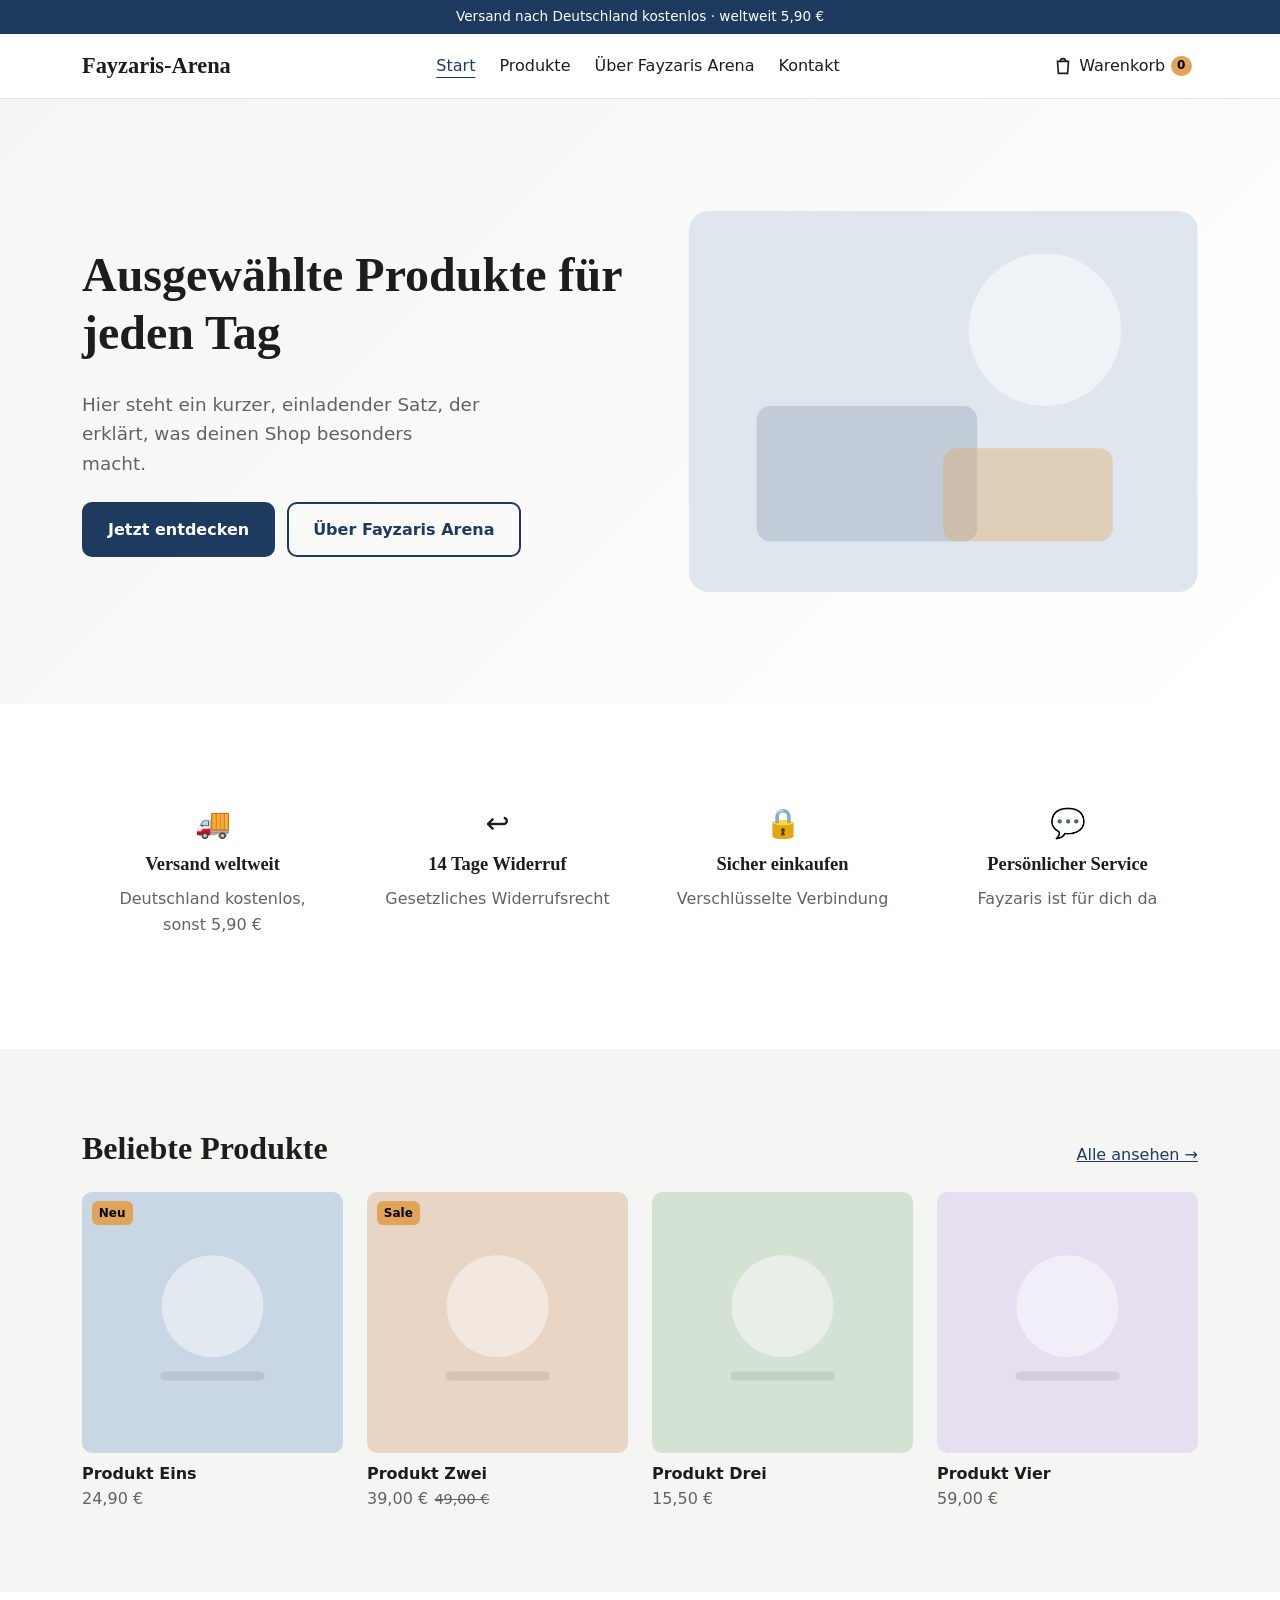
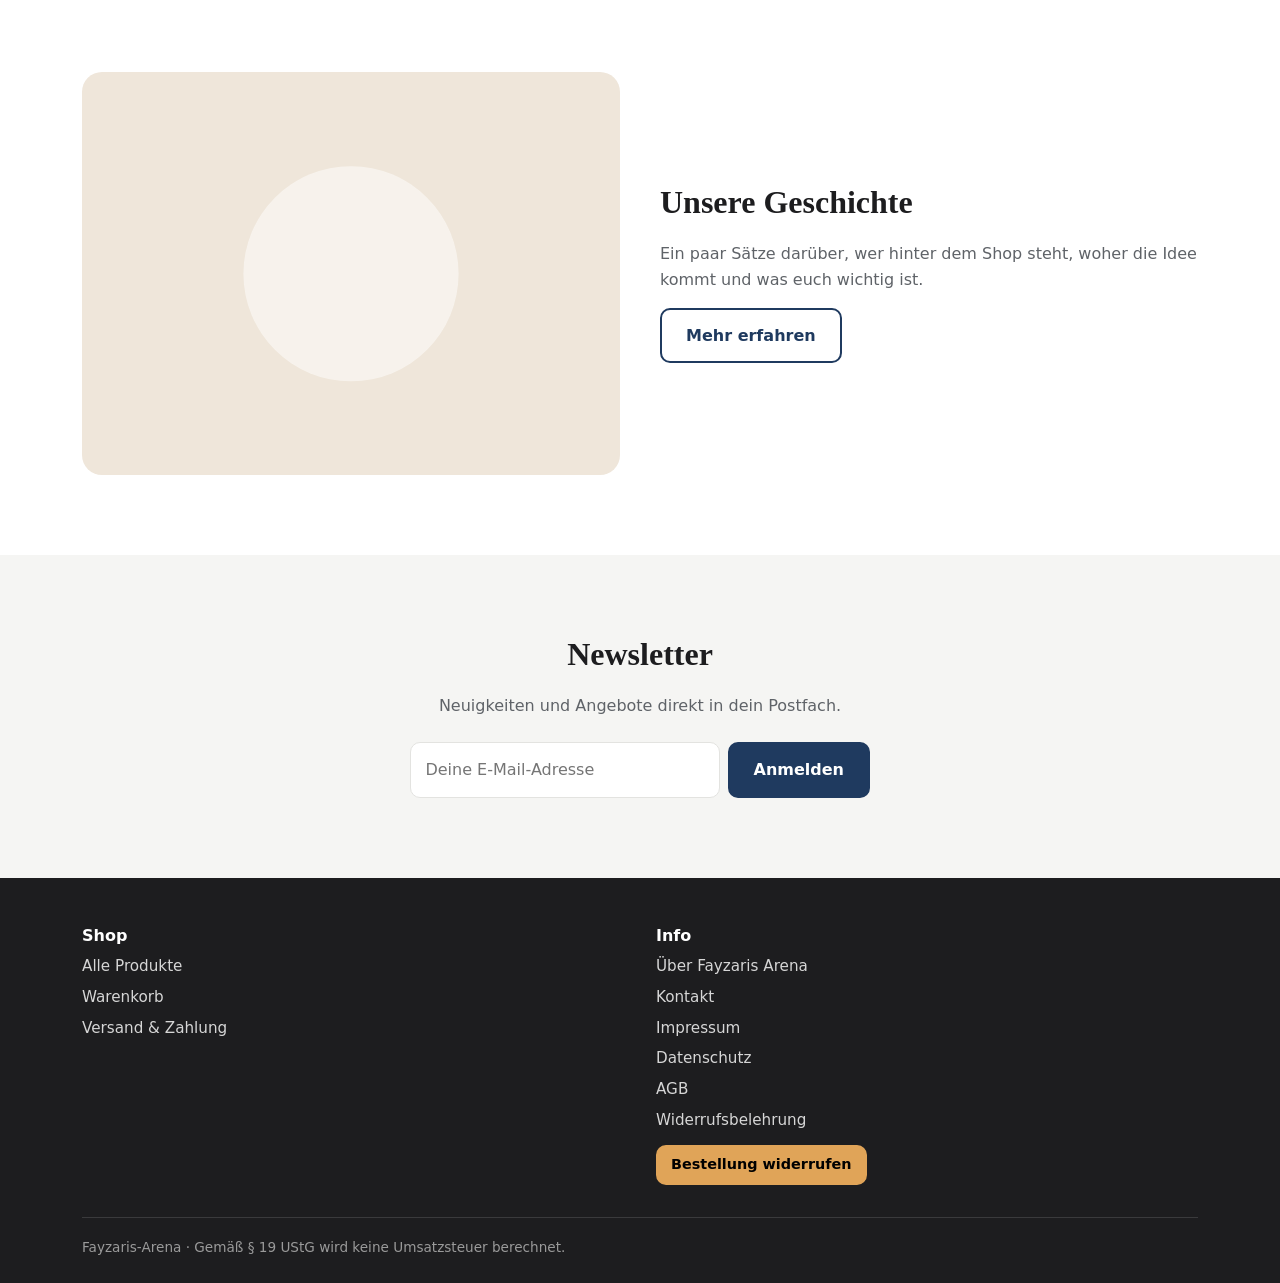
<file: index.html>
<!doctype html>
<html lang="de">
<head>
  <meta charset="utf-8">
  <meta name="viewport" content="width=device-width, initial-scale=1">
  <title>Fayzaris-Arena</title>
  <meta name="description" content="Willkommen in unserem Online-Shop.">
  <link rel="icon" href="data:image/svg+xml,<svg xmlns='http://www.w3.org/2000/svg' viewBox='0 0 32 32'><rect width='32' height='32' rx='8' fill='%231f3a5f'/></svg>">
  <link rel="stylesheet" href="assets/css/style.css">
  <script src="assets/js/daten.js" defer></script>
  <script src="assets/js/shop.js" defer></script>
</head>
<body>
  <div id="kopf"></div>

  <main>
    <section class="hero">
      <div class="container hero__innen">
        <div>
          <h1>Ausgewählte Produkte für jeden Tag</h1>
          <p>Hier steht ein kurzer, einladender Satz, der erklärt, was deinen Shop besonders macht.</p>
          <div class="hero__knoepfe">
            <a class="btn" href="produkte.html">Jetzt entdecken</a>
            <a class="btn btn--rahmen" href="ueber-uns.html">Über Fayzaris Arena</a>
          </div>
        </div>
        <div class="hero__bild">
          <svg viewBox="0 0 600 450" role="img" aria-label="Platzhalterbild" preserveAspectRatio="xMidYMid slice">
            <rect width="600" height="450" fill="#dfe6ee"/>
            <circle cx="420" cy="140" r="90" fill="#fff" fill-opacity=".5"/>
            <rect x="80" y="230" width="260" height="160" rx="16" fill="#1f3a5f" fill-opacity=".15"/>
            <rect x="300" y="280" width="200" height="110" rx="16" fill="#e0a458" fill-opacity=".35"/>
          </svg>
        </div>
      </div>
    </section>

    <section class="abschnitt">
      <div class="container">
        <div class="vorteile">
          <div class="vorteil"><div class="vorteil__icon" aria-hidden="true">🚚</div><h3>Versand weltweit</h3><p class="leise">Deutschland kostenlos, sonst 5,90 €</p></div>
          <div class="vorteil"><div class="vorteil__icon" aria-hidden="true">↩️</div><h3>14 Tage Widerruf</h3><p class="leise">Gesetzliches Widerrufsrecht</p></div>
          <div class="vorteil"><div class="vorteil__icon" aria-hidden="true">🔒</div><h3>Sicher einkaufen</h3><p class="leise">Verschlüsselte Verbindung</p></div>
          <div class="vorteil"><div class="vorteil__icon" aria-hidden="true">💬</div><h3>Persönlicher Service</h3><p class="leise">Fayzaris ist für dich da</p></div>
        </div>
      </div>
    </section>

    <section class="abschnitt abschnitt--flaeche">
      <div class="container">
        <div class="raster-kopf">
          <h2>Beliebte Produkte</h2>
          <a href="produkte.html">Alle ansehen →</a>
        </div>
        <div class="produkt-raster" data-produkt-raster data-limit="4"></div>
      </div>
    </section>

    <section class="abschnitt">
      <div class="container zwei-spalten" style="align-items:center">
        <div class="hero__bild">
          <svg viewBox="0 0 600 450" role="img" aria-label="Platzhalterbild" preserveAspectRatio="xMidYMid slice">
            <rect width="600" height="450" fill="#efe6da"/>
            <circle cx="300" cy="225" r="120" fill="#fff" fill-opacity=".5"/>
          </svg>
        </div>
        <div>
          <h2>Unsere Geschichte</h2>
          <p class="leise">Ein paar Sätze darüber, wer hinter dem Shop steht, woher die Idee kommt und was euch wichtig ist.</p>
          <a class="btn btn--rahmen" href="ueber-uns.html">Mehr erfahren</a>
        </div>
      </div>
    </section>

    <section class="abschnitt abschnitt--flaeche">
      <div class="container text-mitte schmal">
        <h2>Newsletter</h2>
        <p class="leise">Neuigkeiten und Angebote direkt in dein Postfach.</p>
        <form class="newsletter" data-platzhalter="Newsletter ist noch nicht verbunden.">
          <input type="email" placeholder="Deine E-Mail-Adresse" aria-label="E-Mail-Adresse" required>
          <button class="btn" type="submit">Anmelden</button>
        </form>
      </div>
    </section>
  </main>

  <div id="fuss"></div>
</body>
</html>
</file>
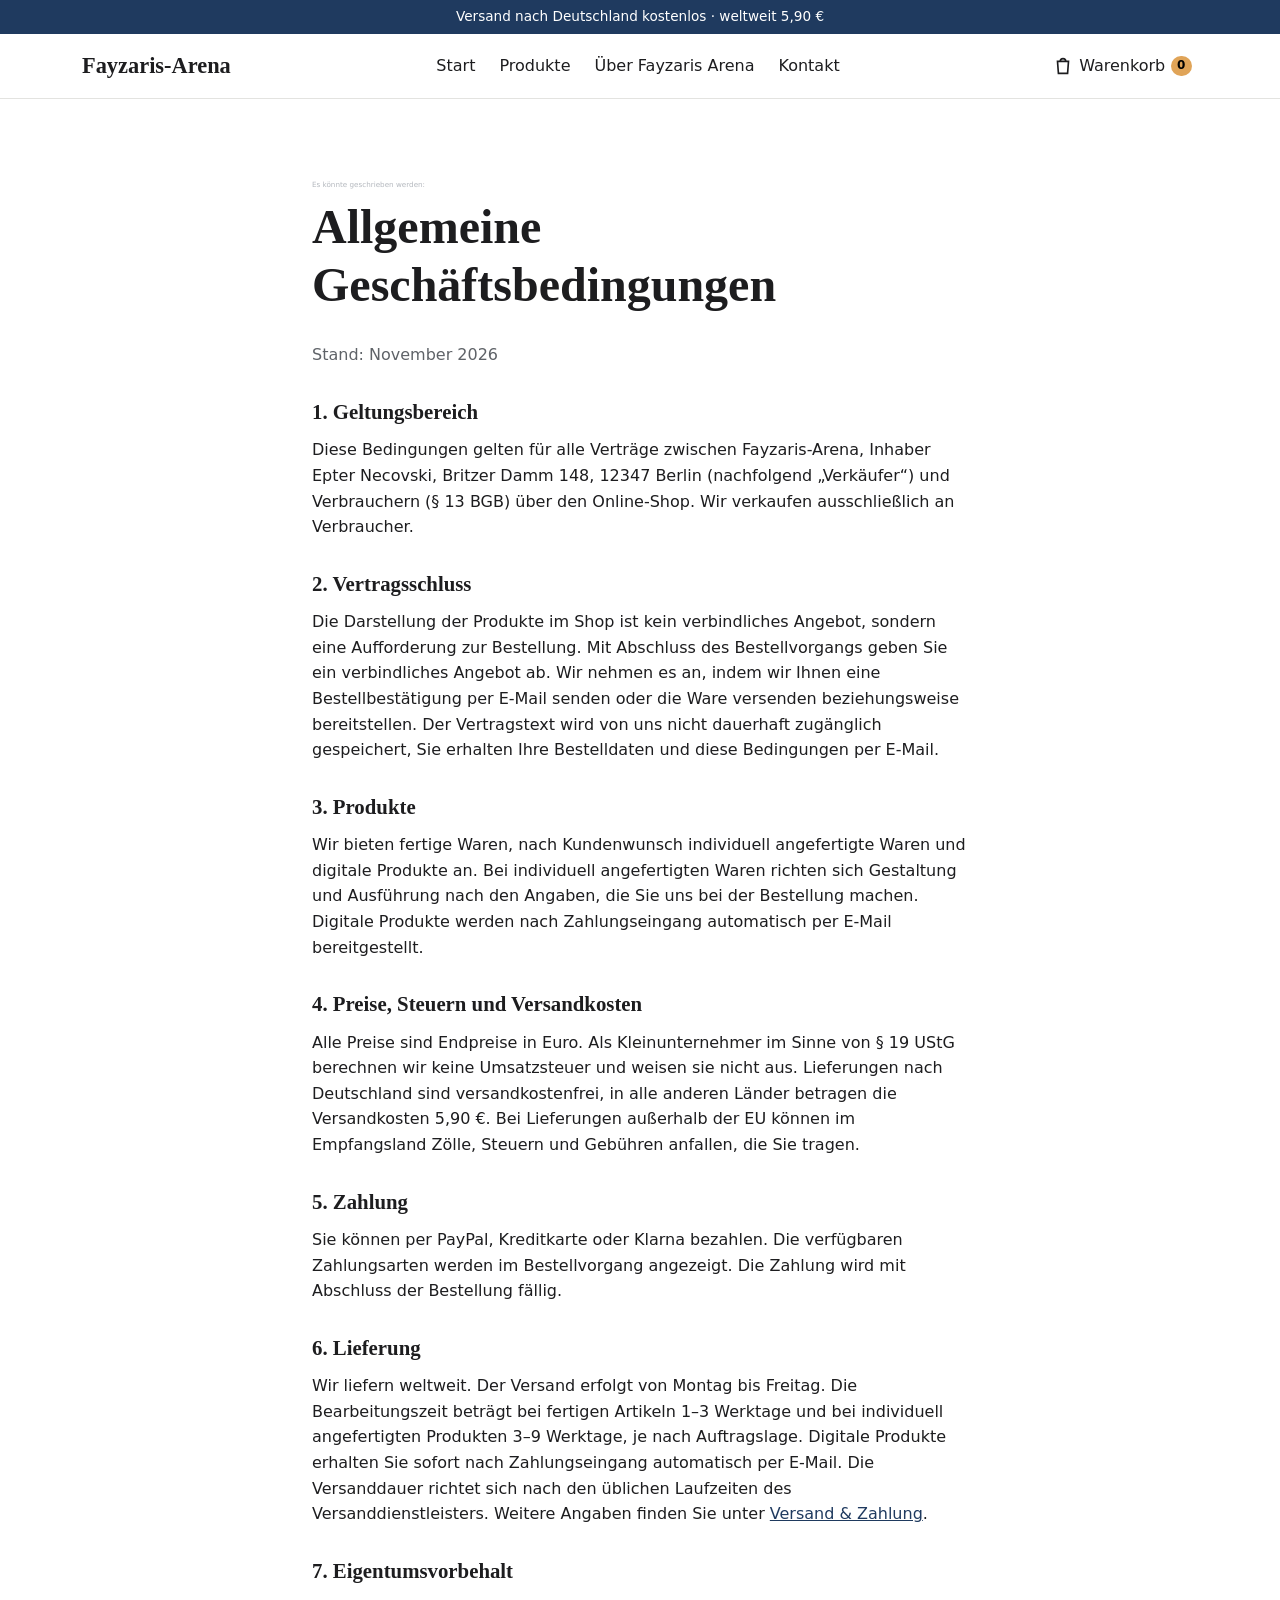
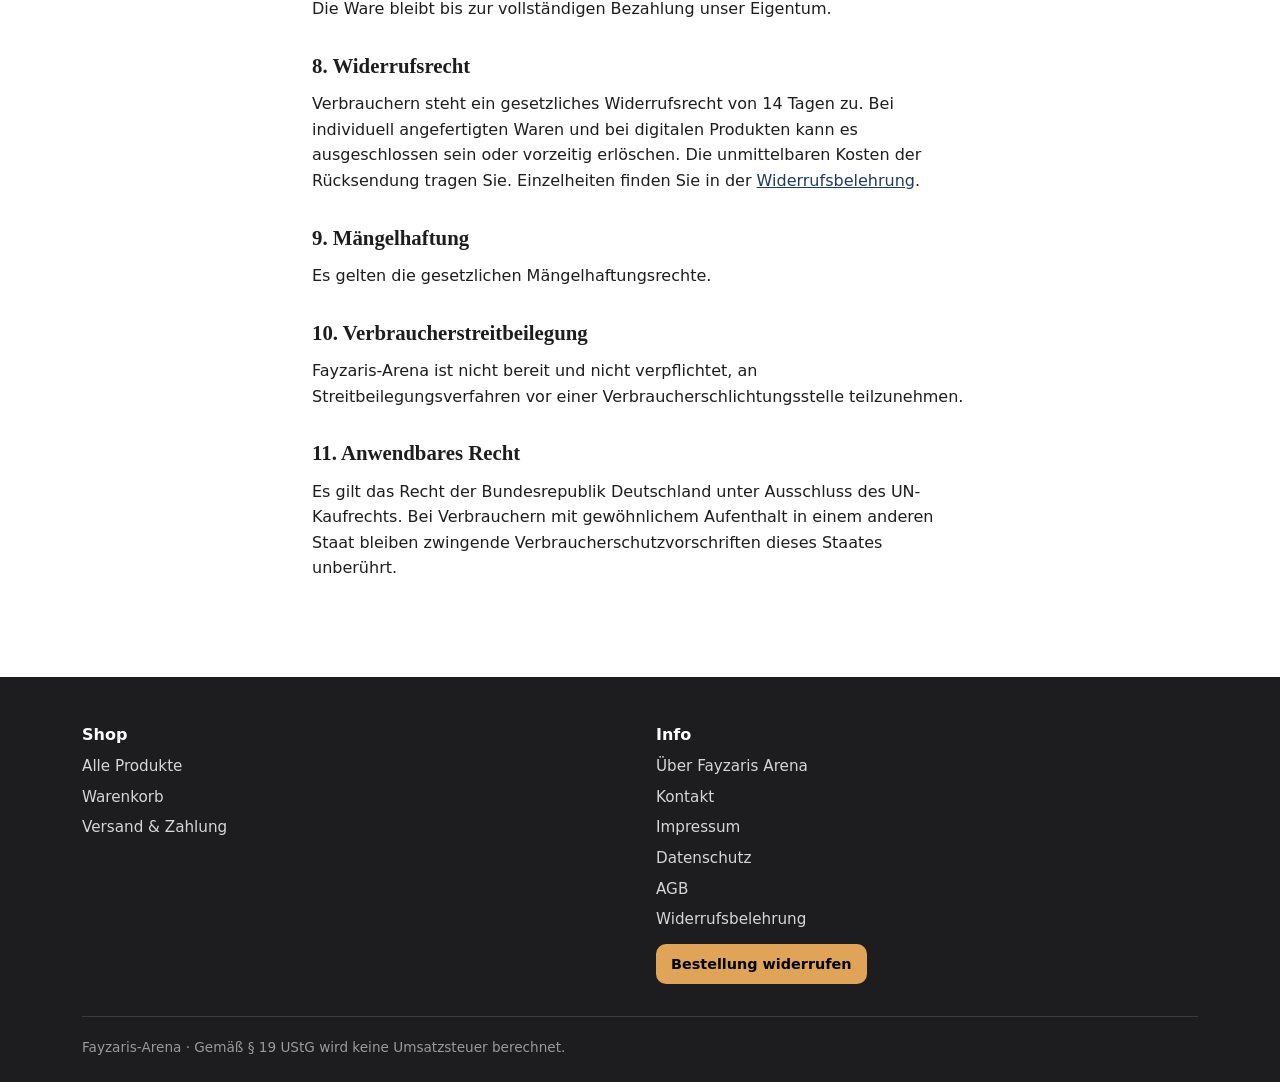
<file: agb.html>
<!doctype html>
<html lang="de">
<head>
  <meta charset="utf-8">
  <meta name="viewport" content="width=device-width, initial-scale=1">
  <title>AGB – Fayzaris-Arena</title>
  <meta name="robots" content="noindex">
  <link rel="icon" href="data:image/svg+xml,<svg xmlns='http://www.w3.org/2000/svg' viewBox='0 0 32 32'><rect width='32' height='32' rx='8' fill='%231f3a5f'/></svg>">
  <link rel="stylesheet" href="assets/css/style.css">
  <script src="assets/js/daten.js" defer></script>
  <script src="assets/js/shop.js" defer></script>
</head>
<body>
  <div id="kopf"></div>

  <main>
    <section class="abschnitt">
      <div class="container schmal rechtstext">
        <p style="font-size:.45rem;color:#b4b8be;margin:0 0 .5rem">Es könnte geschrieben werden:</p>
        <h1>Allgemeine Geschäftsbedingungen</h1>
        <p class="leise">Stand: November 2026</p>

        <h2>1. Geltungsbereich</h2>
        <p>Diese Bedingungen gelten für alle Verträge zwischen Fayzaris-Arena, Inhaber Epter Necovski, Britzer Damm 148, 12347 Berlin (nachfolgend „Verkäufer“) und Verbrauchern (§ 13 BGB) über den Online-Shop. Wir verkaufen ausschließlich an Verbraucher.</p>

        <h2>2. Vertragsschluss</h2>
        <p>Die Darstellung der Produkte im Shop ist kein verbindliches Angebot, sondern eine Aufforderung zur Bestellung. Mit Abschluss des Bestellvorgangs geben Sie ein verbindliches Angebot ab. Wir nehmen es an, indem wir Ihnen eine Bestellbestätigung per E-Mail senden oder die Ware versenden beziehungsweise bereitstellen. Der Vertragstext wird von uns nicht dauerhaft zugänglich gespeichert, Sie erhalten Ihre Bestelldaten und diese Bedingungen per E-Mail.</p>

        <h2>3. Produkte</h2>
        <p>Wir bieten fertige Waren, nach Kundenwunsch individuell angefertigte Waren und digitale Produkte an. Bei individuell angefertigten Waren richten sich Gestaltung und Ausführung nach den Angaben, die Sie uns bei der Bestellung machen. Digitale Produkte werden nach Zahlungseingang automatisch per E-Mail bereitgestellt.</p>

        <h2>4. Preise, Steuern und Versandkosten</h2>
        <p>Alle Preise sind Endpreise in Euro. Als Kleinunternehmer im Sinne von § 19 UStG berechnen wir keine Umsatzsteuer und weisen sie nicht aus. Lieferungen nach Deutschland sind versandkostenfrei, in alle anderen Länder betragen die Versandkosten 5,90 €. Bei Lieferungen außerhalb der EU können im Empfangsland Zölle, Steuern und Gebühren anfallen, die Sie tragen.</p>

        <h2>5. Zahlung</h2>
        <p>Sie können per PayPal, Kreditkarte oder Klarna bezahlen. Die verfügbaren Zahlungsarten werden im Bestellvorgang angezeigt. Die Zahlung wird mit Abschluss der Bestellung fällig.</p>

        <h2>6. Lieferung</h2>
        <p>Wir liefern weltweit. Der Versand erfolgt von Montag bis Freitag. Die Bearbeitungszeit beträgt bei fertigen Artikeln 1–3 Werktage und bei individuell angefertigten Produkten 3–9 Werktage, je nach Auftragslage. Digitale Produkte erhalten Sie sofort nach Zahlungseingang automatisch per E-Mail. Die Versanddauer richtet sich nach den üblichen Laufzeiten des Versanddienstleisters. Weitere Angaben finden Sie unter <a href="versand-zahlung.html">Versand &amp; Zahlung</a>.</p>

        <h2>7. Eigentumsvorbehalt</h2>
        <p>Die Ware bleibt bis zur vollständigen Bezahlung unser Eigentum.</p>

        <h2>8. Widerrufsrecht</h2>
        <p>Verbrauchern steht ein gesetzliches Widerrufsrecht von 14 Tagen zu. Bei individuell angefertigten Waren und bei digitalen Produkten kann es ausgeschlossen sein oder vorzeitig erlöschen. Die unmittelbaren Kosten der Rücksendung tragen Sie. Einzelheiten finden Sie in der <a href="widerruf.html">Widerrufsbelehrung</a>.</p>

        <h2>9. Mängelhaftung</h2>
        <p>Es gelten die gesetzlichen Mängelhaftungsrechte.</p>

        <h2>10. Verbraucherstreitbeilegung</h2>
        <p>Fayzaris-Arena ist nicht bereit und nicht verpflichtet, an Streitbeilegungsverfahren vor einer Verbraucherschlichtungsstelle teilzunehmen.</p>

        <h2>11. Anwendbares Recht</h2>
        <p>Es gilt das Recht der Bundesrepublik Deutschland unter Ausschluss des UN-Kaufrechts. Bei Verbrauchern mit gewöhnlichem Aufenthalt in einem anderen Staat bleiben zwingende Verbraucherschutzvorschriften dieses Staates unberührt.</p>
      </div>
    </section>
  </main>

  <div id="fuss"></div>
</body>
</html>
</file>
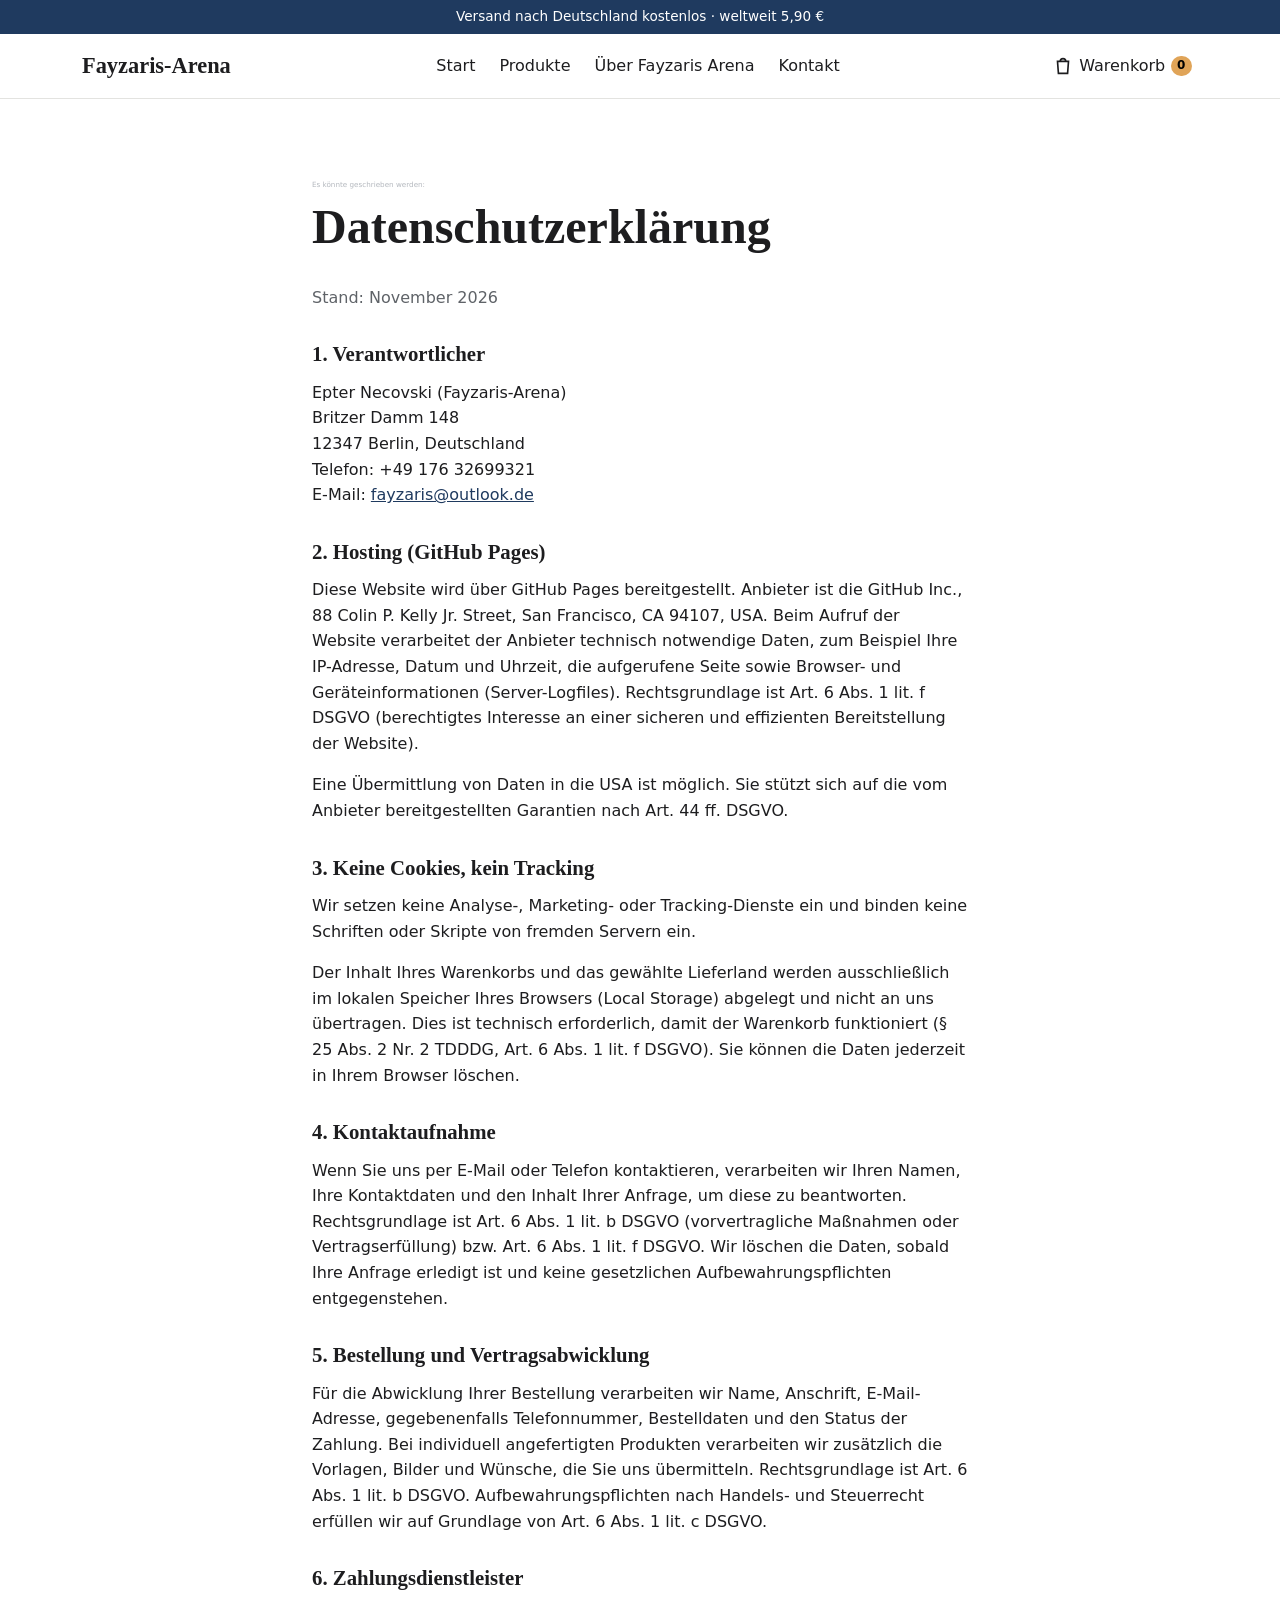
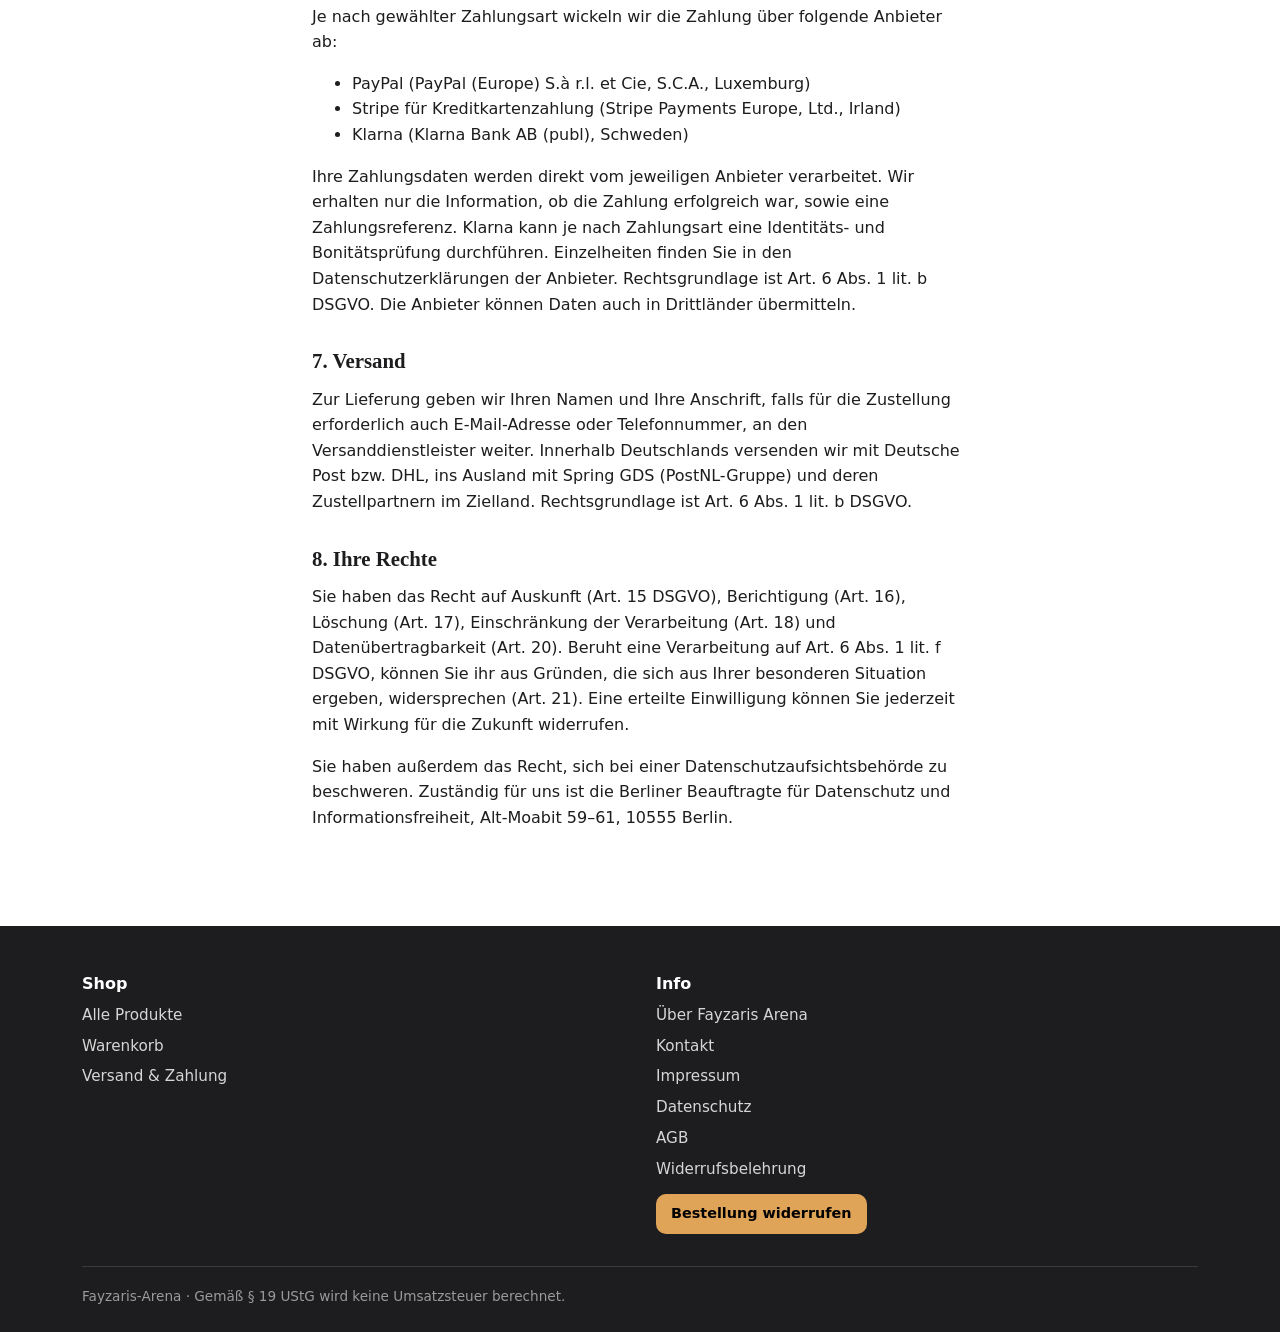
<file: datenschutz.html>
<!doctype html>
<html lang="de">
<head>
  <meta charset="utf-8">
  <meta name="viewport" content="width=device-width, initial-scale=1">
  <title>Datenschutz – Fayzaris-Arena</title>
  <meta name="robots" content="noindex">
  <link rel="icon" href="data:image/svg+xml,<svg xmlns='http://www.w3.org/2000/svg' viewBox='0 0 32 32'><rect width='32' height='32' rx='8' fill='%231f3a5f'/></svg>">
  <link rel="stylesheet" href="assets/css/style.css">
  <script src="assets/js/daten.js" defer></script>
  <script src="assets/js/shop.js" defer></script>
</head>
<body>
  <div id="kopf"></div>

  <main>
    <section class="abschnitt">
      <div class="container schmal rechtstext">
        <p style="font-size:.45rem;color:#b4b8be;margin:0 0 .5rem">Es könnte geschrieben werden:</p>
        <h1>Datenschutzerklärung</h1>
        <p class="leise">Stand: November 2026</p>

        <h2>1. Verantwortlicher</h2>
        <p>Epter Necovski (Fayzaris-Arena)<br>Britzer Damm 148<br>12347 Berlin, Deutschland<br>Telefon: +49 176 32699321<br>E-Mail: <a href="mailto:fayzaris@outlook.de">fayzaris@outlook.de</a></p>

        <h2>2. Hosting (GitHub Pages)</h2>
        <p>Diese Website wird über GitHub Pages bereitgestellt. Anbieter ist die GitHub Inc., 88 Colin P. Kelly Jr. Street, San Francisco, CA 94107, USA. Beim Aufruf der Website verarbeitet der Anbieter technisch notwendige Daten, zum Beispiel Ihre IP-Adresse, Datum und Uhrzeit, die aufgerufene Seite sowie Browser- und Geräteinformationen (Server-Logfiles). Rechtsgrundlage ist Art. 6 Abs. 1 lit. f DSGVO (berechtigtes Interesse an einer sicheren und effizienten Bereitstellung der Website).</p>
        <p>Eine Übermittlung von Daten in die USA ist möglich. Sie stützt sich auf die vom Anbieter bereitgestellten Garantien nach Art. 44 ff. DSGVO.</p>

        <h2>3. Keine Cookies, kein Tracking</h2>
        <p>Wir setzen keine Analyse-, Marketing- oder Tracking-Dienste ein und binden keine Schriften oder Skripte von fremden Servern ein.</p>
        <p>Der Inhalt Ihres Warenkorbs und das gewählte Lieferland werden ausschließlich im lokalen Speicher Ihres Browsers (Local Storage) abgelegt und nicht an uns übertragen. Dies ist technisch erforderlich, damit der Warenkorb funktioniert (§ 25 Abs. 2 Nr. 2 TDDDG, Art. 6 Abs. 1 lit. f DSGVO). Sie können die Daten jederzeit in Ihrem Browser löschen.</p>

        <h2>4. Kontaktaufnahme</h2>
        <p>Wenn Sie uns per E-Mail oder Telefon kontaktieren, verarbeiten wir Ihren Namen, Ihre Kontaktdaten und den Inhalt Ihrer Anfrage, um diese zu beantworten. Rechtsgrundlage ist Art. 6 Abs. 1 lit. b DSGVO (vorvertragliche Maßnahmen oder Vertragserfüllung) bzw. Art. 6 Abs. 1 lit. f DSGVO. Wir löschen die Daten, sobald Ihre Anfrage erledigt ist und keine gesetzlichen Aufbewahrungspflichten entgegenstehen.</p>

        <h2>5. Bestellung und Vertragsabwicklung</h2>
        <p>Für die Abwicklung Ihrer Bestellung verarbeiten wir Name, Anschrift, E-Mail-Adresse, gegebenenfalls Telefonnummer, Bestelldaten und den Status der Zahlung. Bei individuell angefertigten Produkten verarbeiten wir zusätzlich die Vorlagen, Bilder und Wünsche, die Sie uns übermitteln. Rechtsgrundlage ist Art. 6 Abs. 1 lit. b DSGVO. Aufbewahrungspflichten nach Handels- und Steuerrecht erfüllen wir auf Grundlage von Art. 6 Abs. 1 lit. c DSGVO.</p>

        <h2>6. Zahlungsdienstleister</h2>
        <p>Je nach gewählter Zahlungsart wickeln wir die Zahlung über folgende Anbieter ab:</p>
        <ul>
          <li>PayPal (PayPal (Europe) S.à r.l. et Cie, S.C.A., Luxemburg)</li>
          <li>Stripe für Kreditkartenzahlung (Stripe Payments Europe, Ltd., Irland)</li>
          <li>Klarna (Klarna Bank AB (publ), Schweden)</li>
        </ul>
        <p>Ihre Zahlungsdaten werden direkt vom jeweiligen Anbieter verarbeitet. Wir erhalten nur die Information, ob die Zahlung erfolgreich war, sowie eine Zahlungsreferenz. Klarna kann je nach Zahlungsart eine Identitäts- und Bonitätsprüfung durchführen. Einzelheiten finden Sie in den Datenschutzerklärungen der Anbieter. Rechtsgrundlage ist Art. 6 Abs. 1 lit. b DSGVO. Die Anbieter können Daten auch in Drittländer übermitteln.</p>

        <h2>7. Versand</h2>
        <p>Zur Lieferung geben wir Ihren Namen und Ihre Anschrift, falls für die Zustellung erforderlich auch E-Mail-Adresse oder Telefonnummer, an den Versanddienstleister weiter. Innerhalb Deutschlands versenden wir mit Deutsche Post bzw. DHL, ins Ausland mit Spring GDS (PostNL-Gruppe) und deren Zustellpartnern im Zielland. Rechtsgrundlage ist Art. 6 Abs. 1 lit. b DSGVO.</p>

        <h2>8. Ihre Rechte</h2>
        <p>Sie haben das Recht auf Auskunft (Art. 15 DSGVO), Berichtigung (Art. 16), Löschung (Art. 17), Einschränkung der Verarbeitung (Art. 18) und Datenübertragbarkeit (Art. 20). Beruht eine Verarbeitung auf Art. 6 Abs. 1 lit. f DSGVO, können Sie ihr aus Gründen, die sich aus Ihrer besonderen Situation ergeben, widersprechen (Art. 21). Eine erteilte Einwilligung können Sie jederzeit mit Wirkung für die Zukunft widerrufen.</p>
        <p>Sie haben außerdem das Recht, sich bei einer Datenschutzaufsichtsbehörde zu beschweren. Zuständig für uns ist die Berliner Beauftragte für Datenschutz und Informationsfreiheit, Alt-Moabit 59–61, 10555 Berlin.</p>
      </div>
    </section>
  </main>

  <div id="fuss"></div>
</body>
</html>
</file>
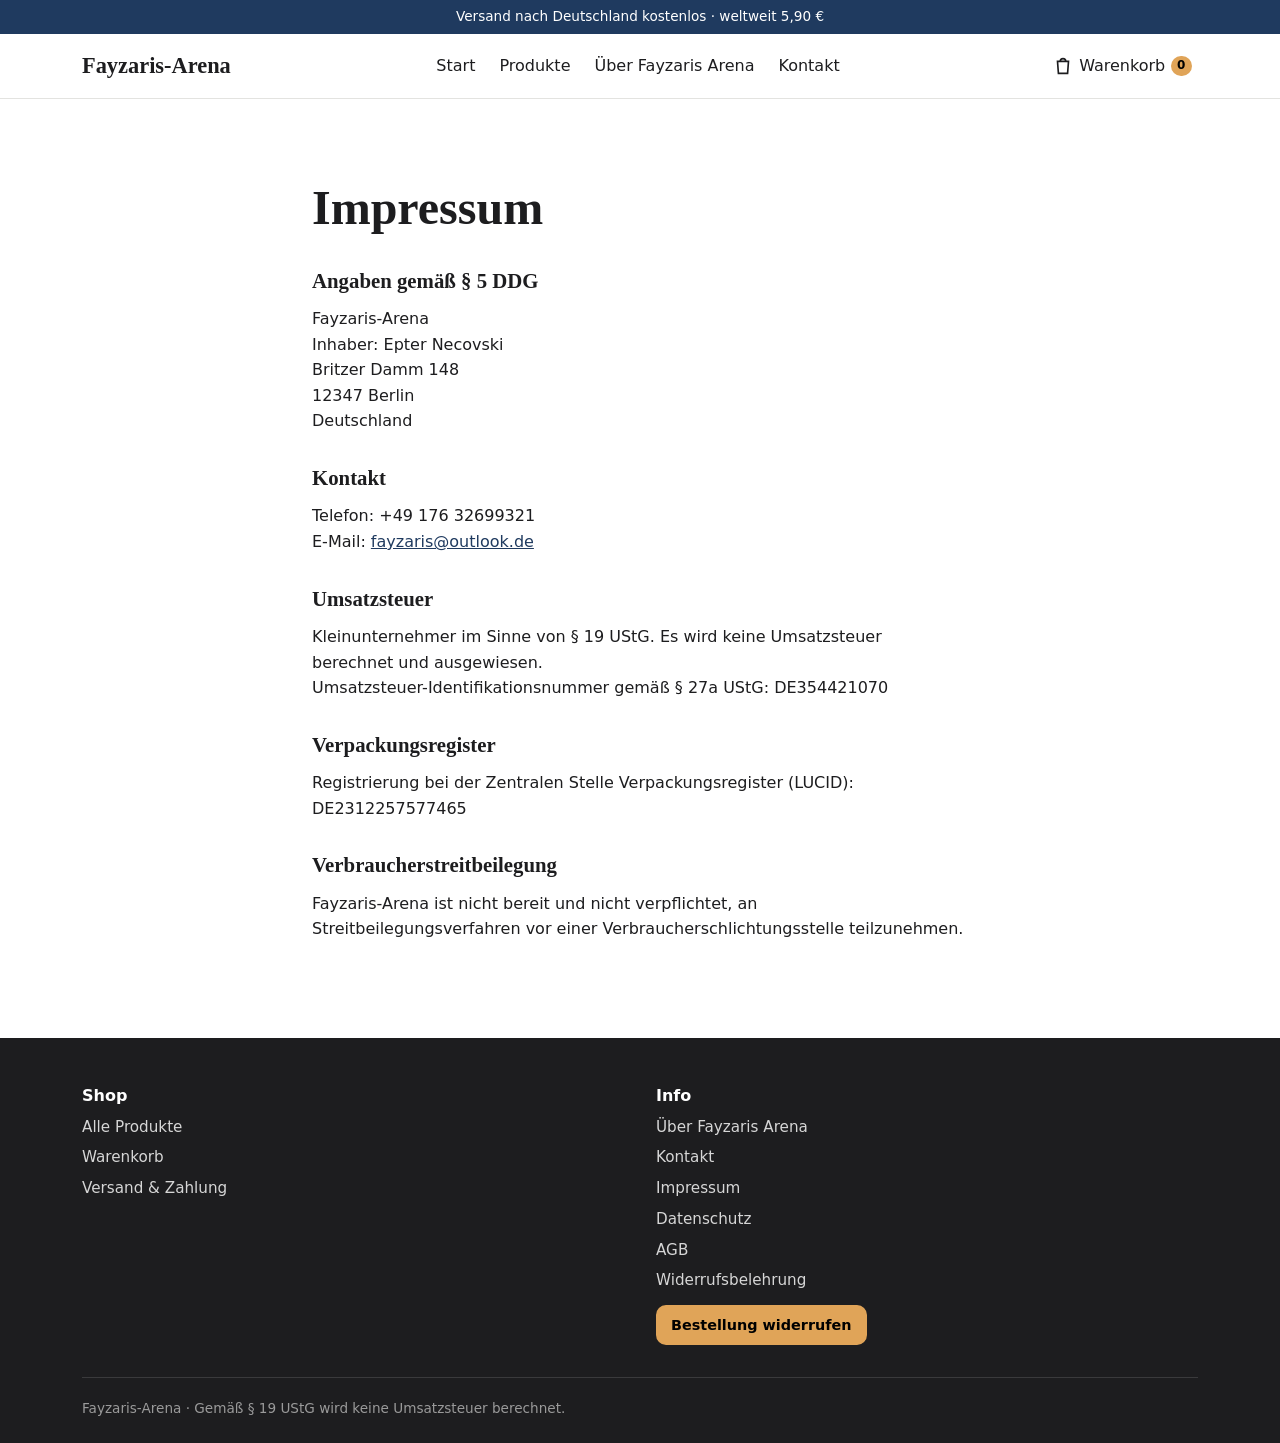
<file: impressum.html>
<!doctype html>
<html lang="de">
<head>
  <meta charset="utf-8">
  <meta name="viewport" content="width=device-width, initial-scale=1">
  <title>Impressum – Fayzaris-Arena</title>
  <meta name="robots" content="noindex">
  <link rel="icon" href="data:image/svg+xml,<svg xmlns='http://www.w3.org/2000/svg' viewBox='0 0 32 32'><rect width='32' height='32' rx='8' fill='%231f3a5f'/></svg>">
  <link rel="stylesheet" href="assets/css/style.css">
  <script src="assets/js/daten.js" defer></script>
  <script src="assets/js/shop.js" defer></script>
</head>
<body>
  <div id="kopf"></div>

  <main>
    <section class="abschnitt">
      <div class="container schmal rechtstext">
        <h1>Impressum</h1>

        <h2>Angaben gemäß § 5 DDG</h2>
        <p>Fayzaris-Arena<br>Inhaber: Epter Necovski<br>Britzer Damm 148<br>12347 Berlin<br>Deutschland</p>

        <h2>Kontakt</h2>
        <p>Telefon: +49 176 32699321<br>E-Mail: <a href="mailto:fayzaris@outlook.de">fayzaris@outlook.de</a></p>

        <h2>Umsatzsteuer</h2>
        <p>Kleinunternehmer im Sinne von § 19 UStG. Es wird keine Umsatzsteuer berechnet und ausgewiesen.<br>Umsatzsteuer-Identifikationsnummer gemäß § 27a UStG: DE354421070</p>

        <h2>Verpackungsregister</h2>
        <p>Registrierung bei der Zentralen Stelle Verpackungsregister (LUCID): DE2312257577465</p>

        <h2>Verbraucherstreitbeilegung</h2>
        <p>Fayzaris-Arena ist nicht bereit und nicht verpflichtet, an Streitbeilegungsverfahren vor einer Verbraucherschlichtungsstelle teilzunehmen.</p>
      </div>
    </section>
  </main>

  <div id="fuss"></div>
</body>
</html>
</file>
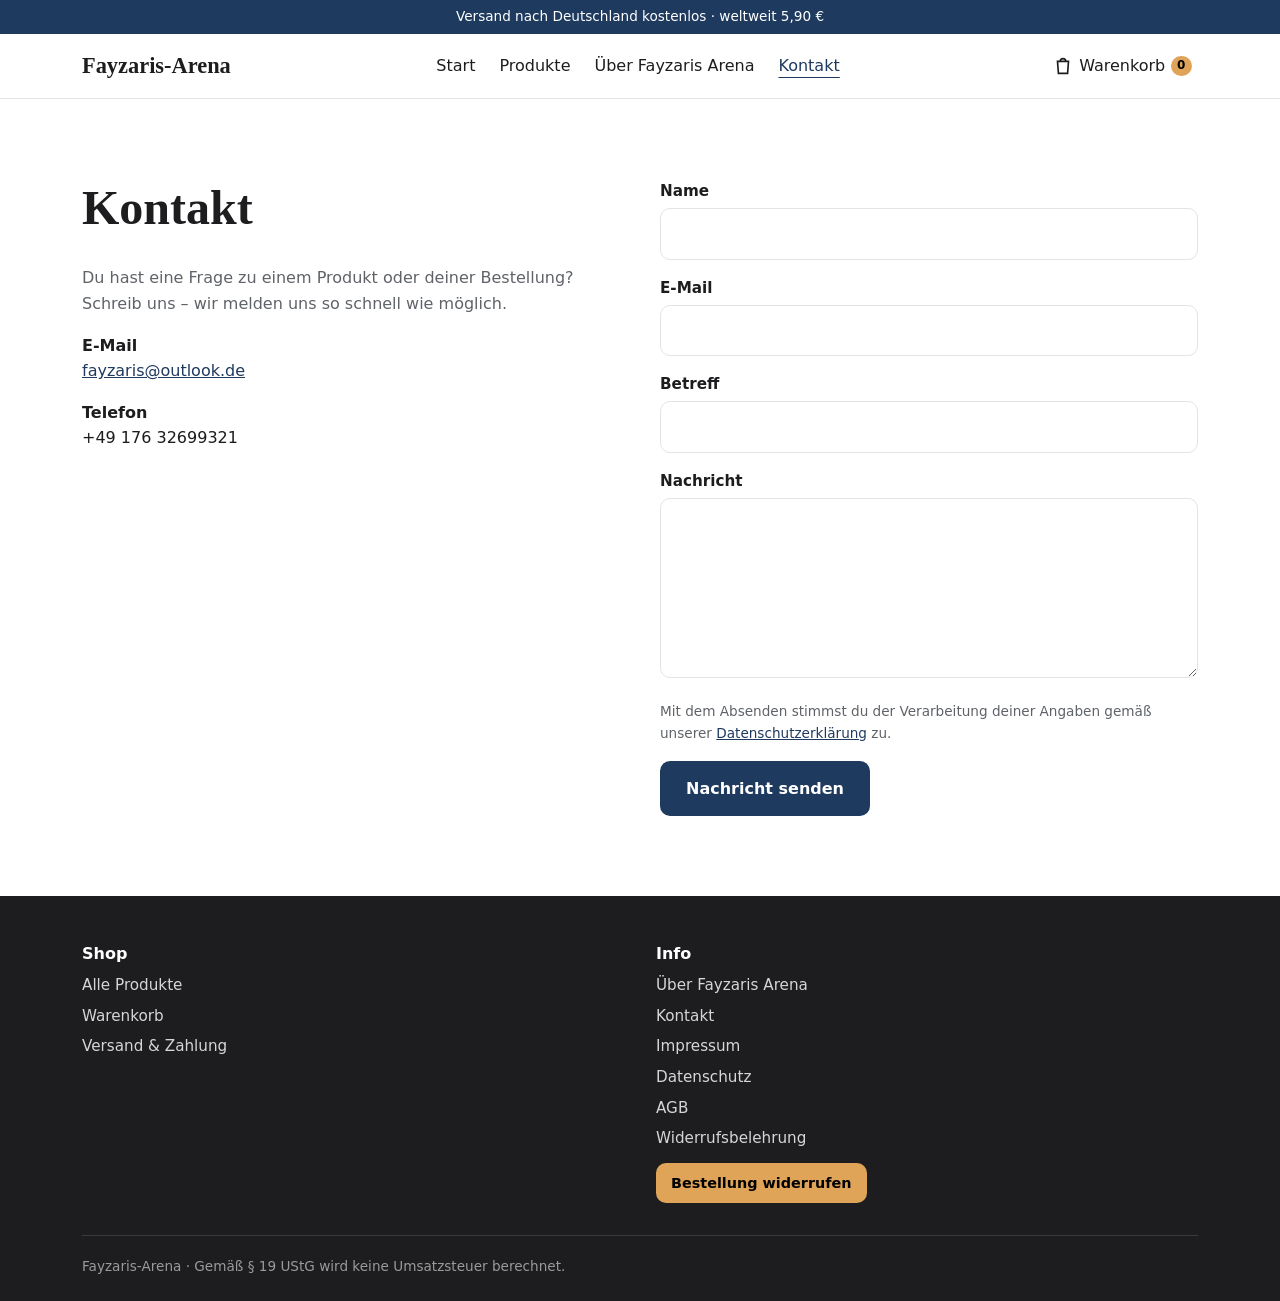
<file: kontakt.html>
<!doctype html>
<html lang="de">
<head>
  <meta charset="utf-8">
  <meta name="viewport" content="width=device-width, initial-scale=1">
  <title>Kontakt – Fayzaris-Arena</title>
  <link rel="icon" href="data:image/svg+xml,<svg xmlns='http://www.w3.org/2000/svg' viewBox='0 0 32 32'><rect width='32' height='32' rx='8' fill='%231f3a5f'/></svg>">
  <link rel="stylesheet" href="assets/css/style.css">
  <script src="assets/js/daten.js" defer></script>
  <script src="assets/js/shop.js" defer></script>
</head>
<body>
  <div id="kopf"></div>

  <main>
    <section class="abschnitt">
      <div class="container zwei-spalten">
        <div>
          <h1>Kontakt</h1>
          <p class="leise">Du hast eine Frage zu einem Produkt oder deiner Bestellung? Schreib uns – wir melden uns so schnell wie möglich.</p>
          <p><strong>E-Mail</strong><br><a data-shop-email href="mailto:fayzaris@outlook.de">fayzaris@outlook.de</a></p>
          <p><strong>Telefon</strong><br><span data-shop-telefon>+49 176 32699321</span></p>
        </div>
        <form class="formular" data-platzhalter="Das Formular ist noch nicht verbunden. Bitte schreib uns per E-Mail.">
          <div><label for="name">Name</label><input id="name" name="name" autocomplete="name" required></div>
          <div><label for="email">E-Mail</label><input id="email" name="email" type="email" autocomplete="email" required></div>
          <div><label for="betreff">Betreff</label><input id="betreff" name="betreff"></div>
          <div><label for="nachricht">Nachricht</label><textarea id="nachricht" name="nachricht" rows="6" required></textarea></div>
          <p class="leise" style="font-size:.85rem;margin:0">Mit dem Absenden stimmst du der Verarbeitung deiner Angaben gemäß unserer <a href="datenschutz.html">Datenschutzerklärung</a> zu.</p>
          <div><button class="btn" type="submit">Nachricht senden</button></div>
        </form>
      </div>
    </section>
  </main>

  <div id="fuss"></div>
</body>
</html>
</file>
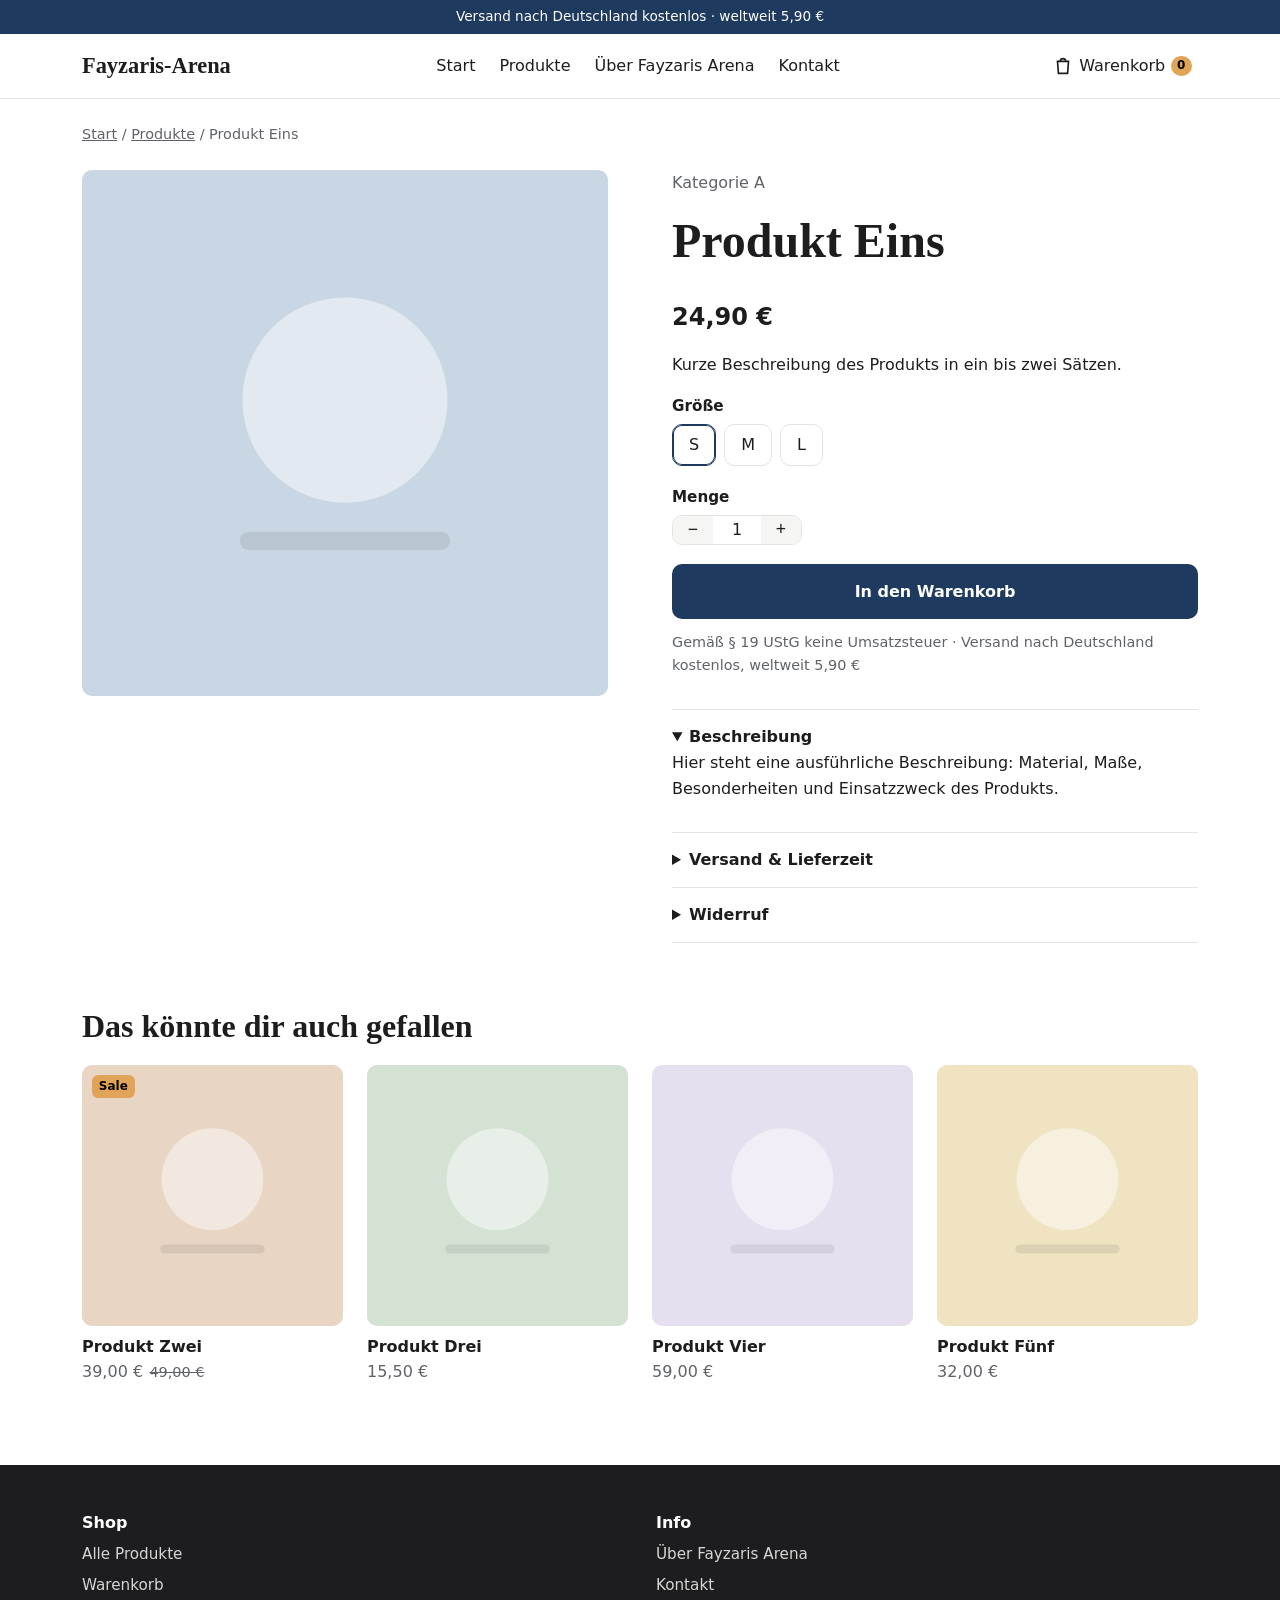
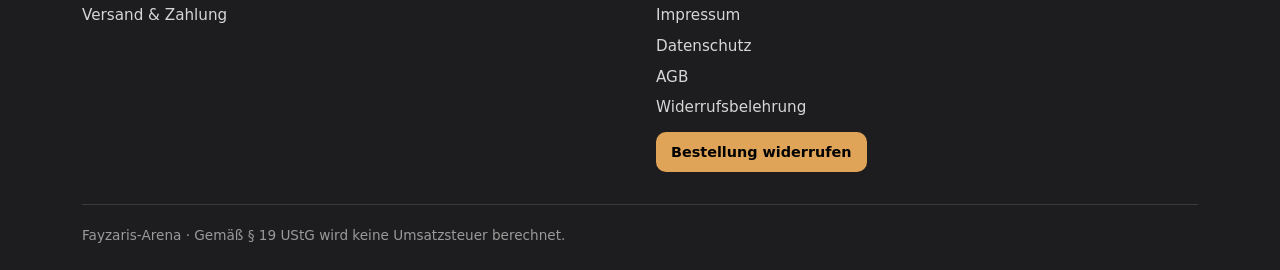
<file: produkt.html>
<!doctype html>
<html lang="de">
<head>
  <meta charset="utf-8">
  <meta name="viewport" content="width=device-width, initial-scale=1">
  <title>Produkt – Fayzaris-Arena</title>
  <link rel="icon" href="data:image/svg+xml,<svg xmlns='http://www.w3.org/2000/svg' viewBox='0 0 32 32'><rect width='32' height='32' rx='8' fill='%231f3a5f'/></svg>">
  <link rel="stylesheet" href="assets/css/style.css">
  <script src="assets/js/daten.js" defer></script>
  <script src="assets/js/shop.js" defer></script>
</head>
<body>
  <div id="kopf"></div>

  <main>
    <div class="container" data-produktseite></div>
  </main>

  <div id="fuss"></div>
</body>
</html>
</file>
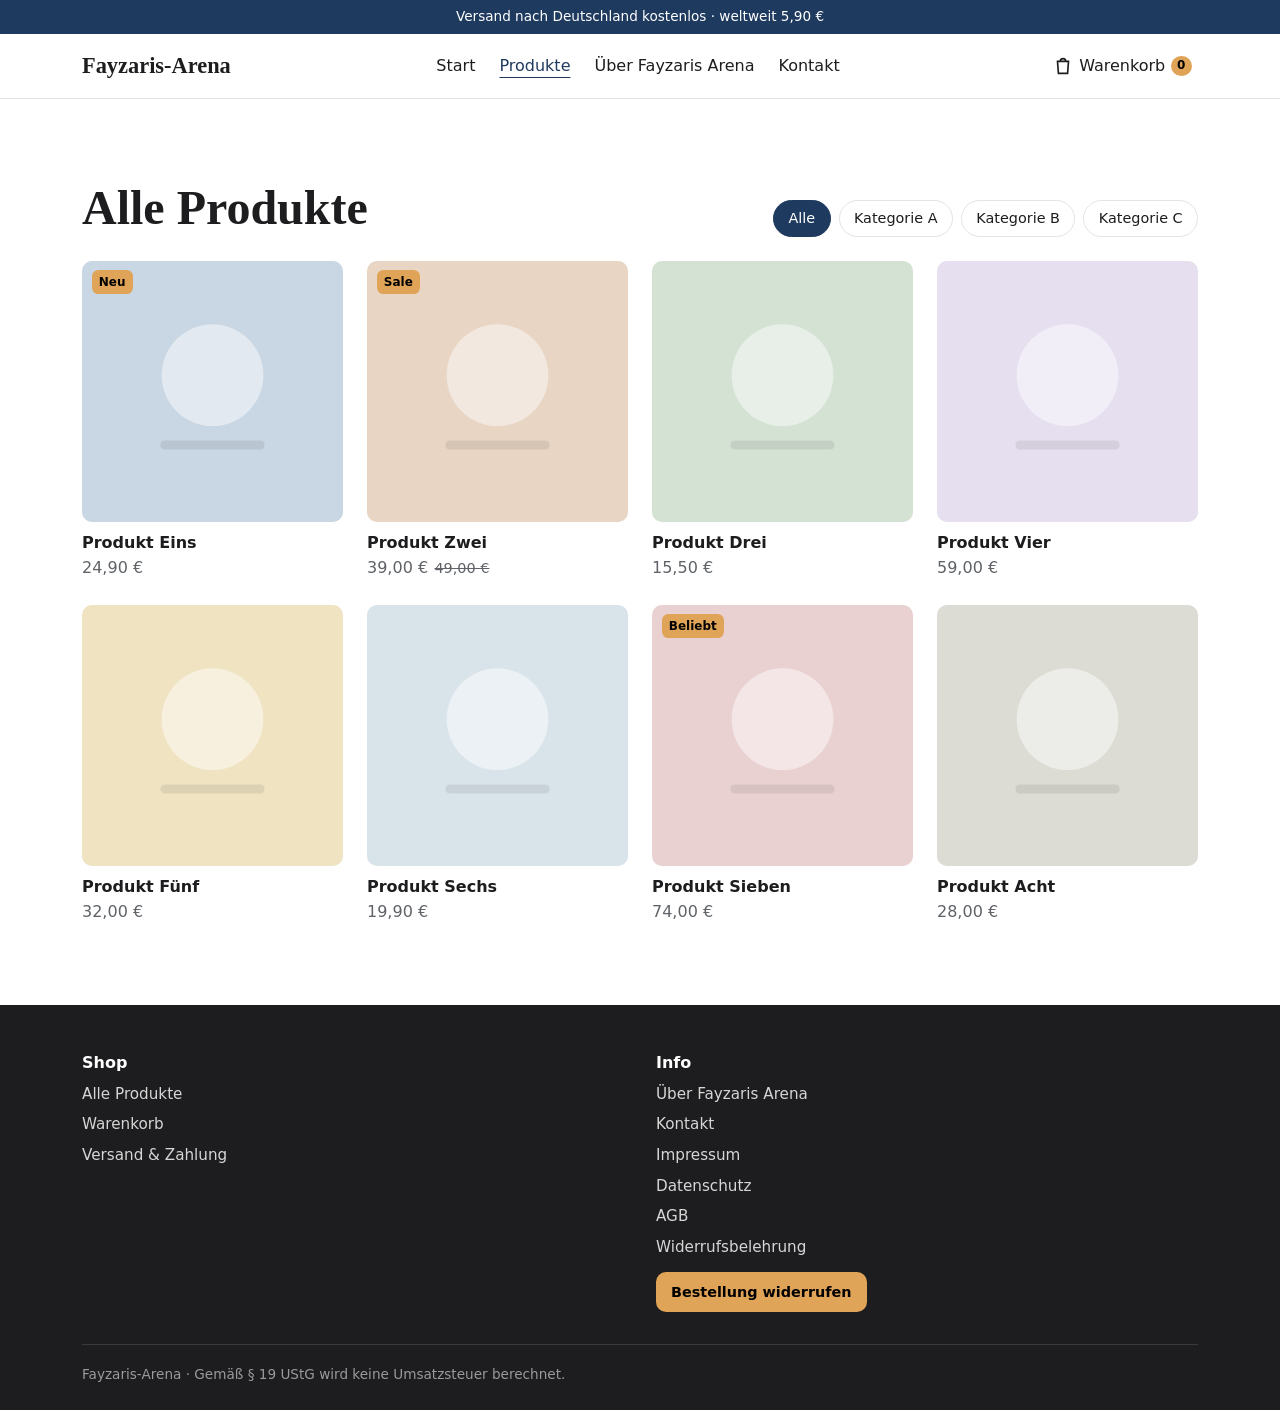
<file: produkte.html>
<!doctype html>
<html lang="de">
<head>
  <meta charset="utf-8">
  <meta name="viewport" content="width=device-width, initial-scale=1">
  <title>Produkte – Fayzaris-Arena</title>
  <link rel="icon" href="data:image/svg+xml,<svg xmlns='http://www.w3.org/2000/svg' viewBox='0 0 32 32'><rect width='32' height='32' rx='8' fill='%231f3a5f'/></svg>">
  <link rel="stylesheet" href="assets/css/style.css">
  <script src="assets/js/daten.js" defer></script>
  <script src="assets/js/shop.js" defer></script>
</head>
<body>
  <div id="kopf"></div>

  <main>
    <section class="abschnitt">
      <div class="container">
        <div class="raster-kopf">
          <h1 style="margin:0">Alle Produkte</h1>
          <div class="filter" data-filter></div>
        </div>
        <div class="produkt-raster" data-produkt-raster></div>
      </div>
    </section>
  </main>

  <div id="fuss"></div>
</body>
</html>
</file>
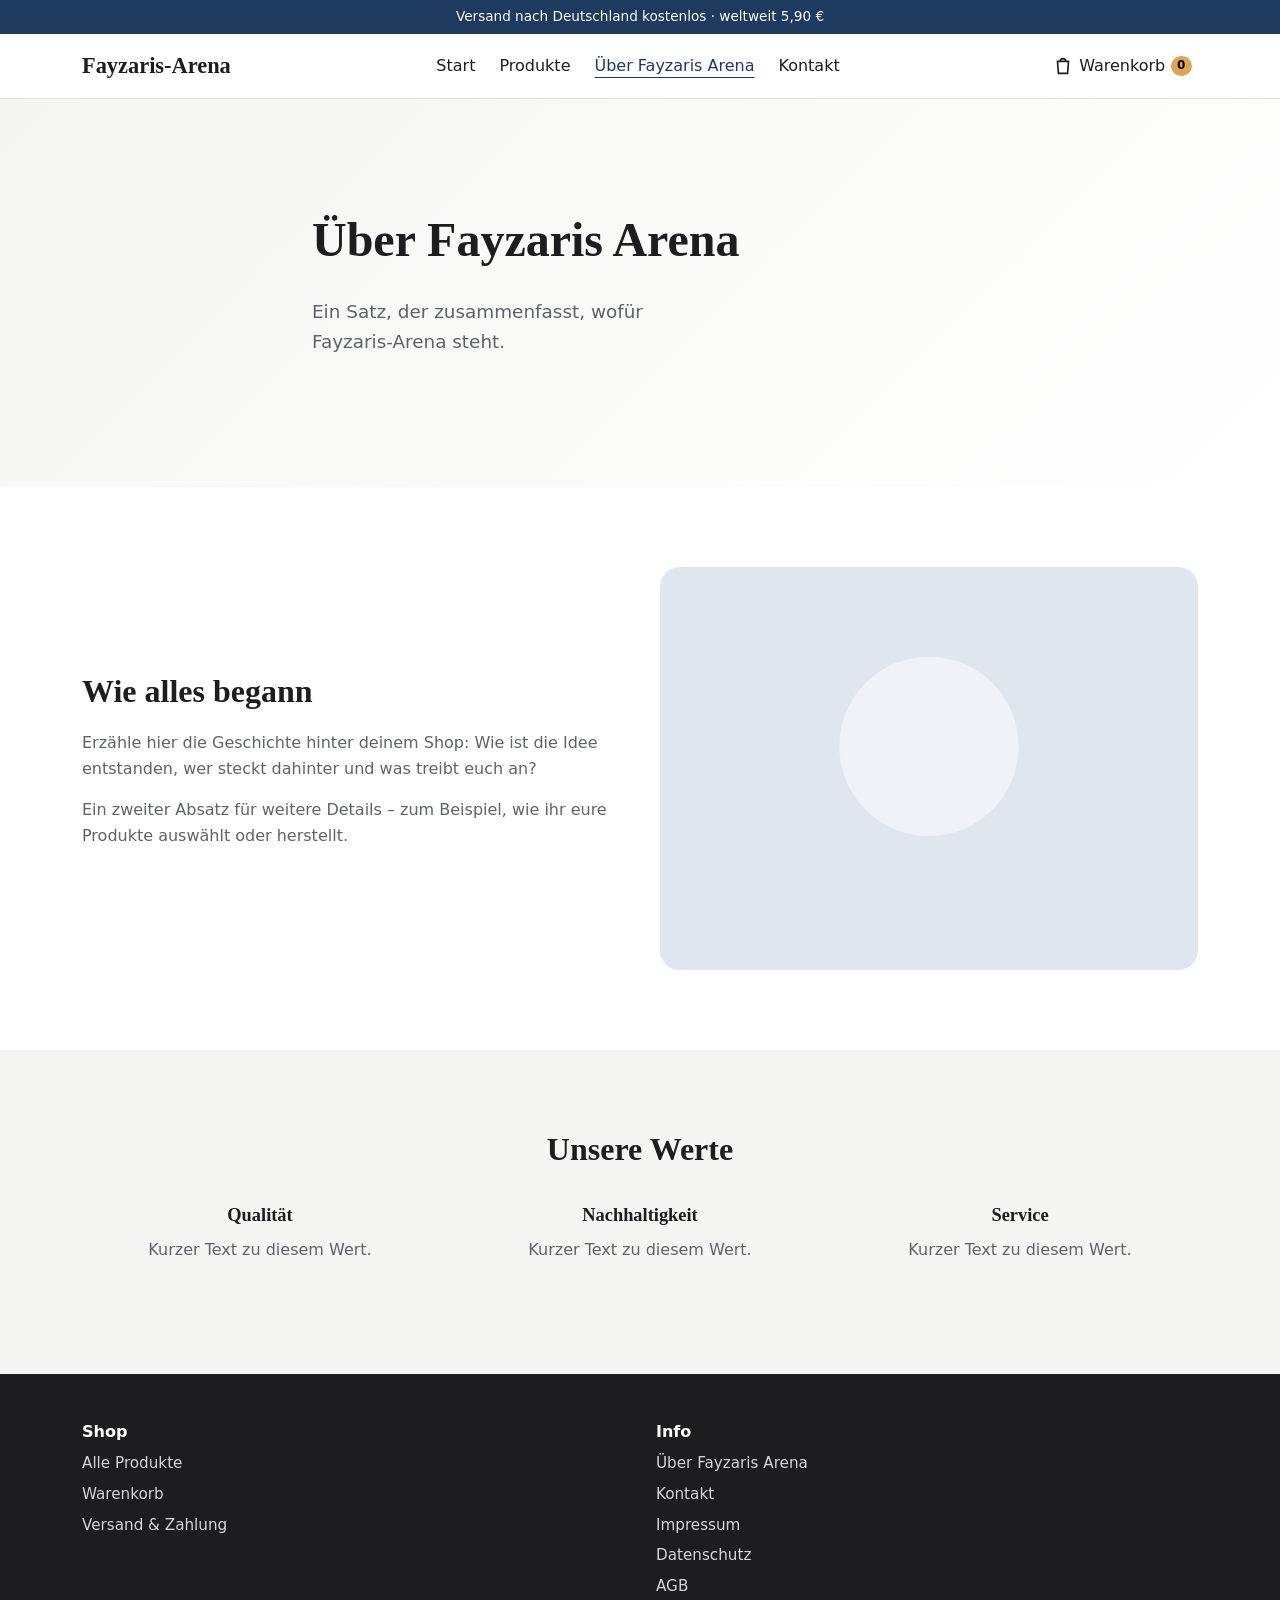
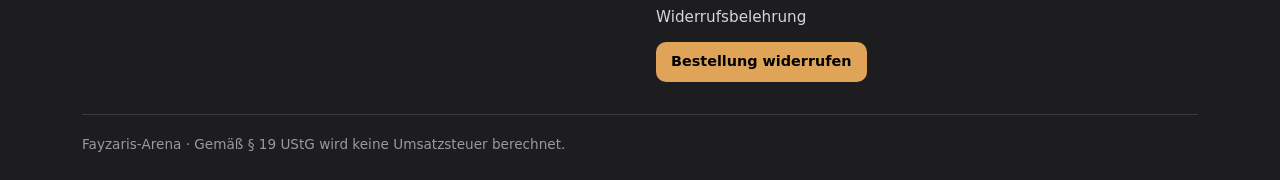
<file: ueber-uns.html>
<!doctype html>
<html lang="de">
<head>
  <meta charset="utf-8">
  <meta name="viewport" content="width=device-width, initial-scale=1">
  <title>Über Fayzaris Arena – Fayzaris-Arena</title>
  <link rel="icon" href="data:image/svg+xml,<svg xmlns='http://www.w3.org/2000/svg' viewBox='0 0 32 32'><rect width='32' height='32' rx='8' fill='%231f3a5f'/></svg>">
  <link rel="stylesheet" href="assets/css/style.css">
  <script src="assets/js/daten.js" defer></script>
  <script src="assets/js/shop.js" defer></script>
</head>
<body>
  <div id="kopf"></div>

  <main>
    <section class="hero">
      <div class="container schmal">
        <h1>Über Fayzaris Arena</h1>
        <p>Ein Satz, der zusammenfasst, wofür <span data-shopname>Fayzaris-Arena</span> steht.</p>
      </div>
    </section>

    <section class="abschnitt">
      <div class="container zwei-spalten" style="align-items:center">
        <div>
          <h2>Wie alles begann</h2>
          <p class="leise">Erzähle hier die Geschichte hinter deinem Shop: Wie ist die Idee entstanden, wer steckt dahinter und was treibt euch an?</p>
          <p class="leise">Ein zweiter Absatz für weitere Details – zum Beispiel, wie ihr eure Produkte auswählt oder herstellt.</p>
        </div>
        <div class="hero__bild">
          <svg viewBox="0 0 600 450" role="img" aria-label="Platzhalterbild" preserveAspectRatio="xMidYMid slice">
            <rect width="600" height="450" fill="#dfe6ee"/>
            <circle cx="300" cy="200" r="100" fill="#fff" fill-opacity=".5"/>
          </svg>
        </div>
      </div>
    </section>

    <section class="abschnitt abschnitt--flaeche">
      <div class="container">
        <h2 class="text-mitte">Unsere Werte</h2>
        <div class="vorteile">
          <div class="vorteil"><h3>Qualität</h3><p class="leise">Kurzer Text zu diesem Wert.</p></div>
          <div class="vorteil"><h3>Nachhaltigkeit</h3><p class="leise">Kurzer Text zu diesem Wert.</p></div>
          <div class="vorteil"><h3>Service</h3><p class="leise">Kurzer Text zu diesem Wert.</p></div>
        </div>
      </div>
    </section>
  </main>

  <div id="fuss"></div>
</body>
</html>
</file>
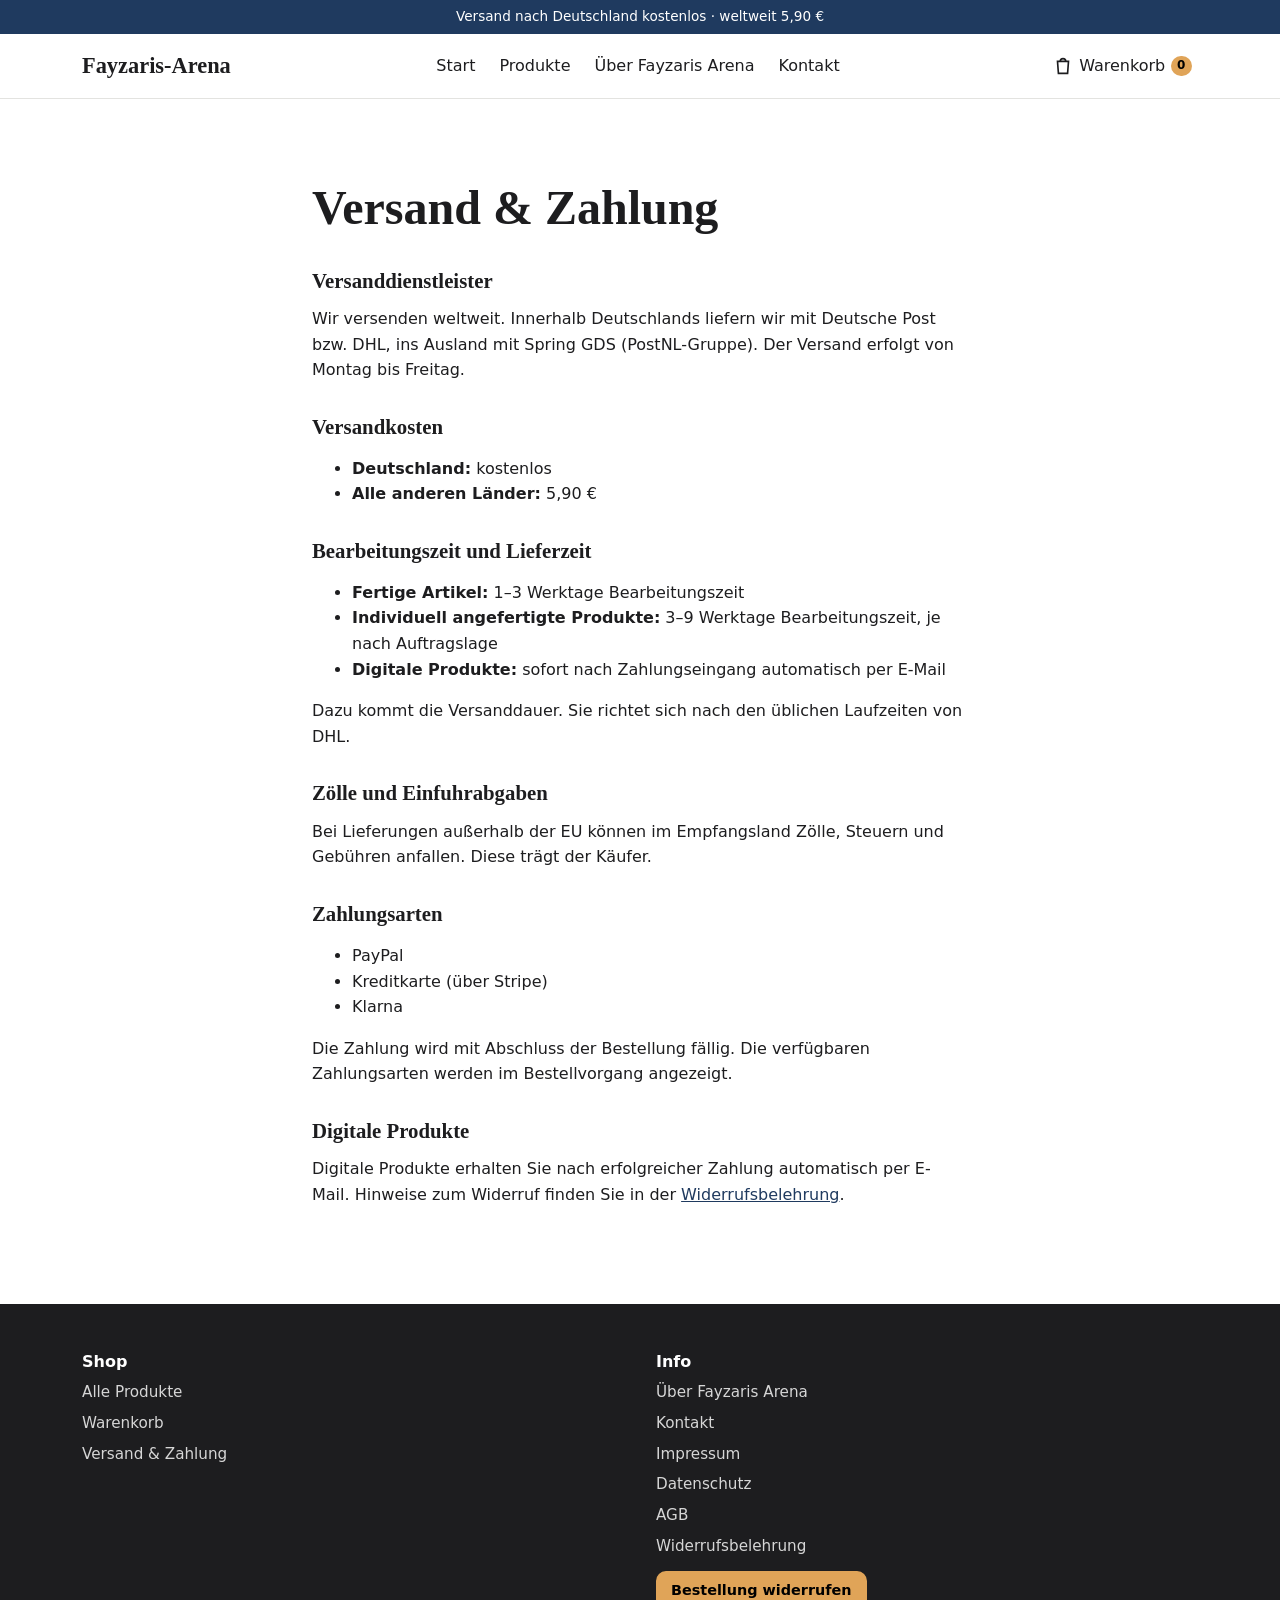
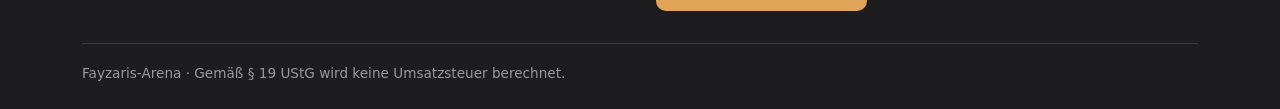
<file: versand-zahlung.html>
<!doctype html>
<html lang="de">
<head>
  <meta charset="utf-8">
  <meta name="viewport" content="width=device-width, initial-scale=1">
  <title>Versand & Zahlung – Fayzaris-Arena</title>
  <meta name="robots" content="noindex">
  <link rel="icon" href="data:image/svg+xml,<svg xmlns='http://www.w3.org/2000/svg' viewBox='0 0 32 32'><rect width='32' height='32' rx='8' fill='%231f3a5f'/></svg>">
  <link rel="stylesheet" href="assets/css/style.css">
  <script src="assets/js/daten.js" defer></script>
  <script src="assets/js/shop.js" defer></script>
</head>
<body>
  <div id="kopf"></div>

  <main>
    <section class="abschnitt">
      <div class="container schmal rechtstext">
        <h1>Versand &amp; Zahlung</h1>

        <h2>Versanddienstleister</h2>
        <p>Wir versenden weltweit. Innerhalb Deutschlands liefern wir mit Deutsche Post bzw. DHL, ins Ausland mit Spring GDS (PostNL-Gruppe). Der Versand erfolgt von Montag bis Freitag.</p>

        <h2>Versandkosten</h2>
        <ul>
          <li><strong>Deutschland:</strong> kostenlos</li>
          <li><strong>Alle anderen Länder:</strong> 5,90 €</li>
        </ul>

        <h2>Bearbeitungszeit und Lieferzeit</h2>
        <ul>
          <li><strong>Fertige Artikel:</strong> 1–3 Werktage Bearbeitungszeit</li>
          <li><strong>Individuell angefertigte Produkte:</strong> 3–9 Werktage Bearbeitungszeit, je nach Auftragslage</li>
          <li><strong>Digitale Produkte:</strong> sofort nach Zahlungseingang automatisch per E-Mail</li>
        </ul>
        <p>Dazu kommt die Versanddauer. Sie richtet sich nach den üblichen Laufzeiten von DHL.</p>

        <h2>Zölle und Einfuhrabgaben</h2>
        <p>Bei Lieferungen außerhalb der EU können im Empfangsland Zölle, Steuern und Gebühren anfallen. Diese trägt der Käufer.</p>

        <h2>Zahlungsarten</h2>
        <ul>
          <li>PayPal</li>
          <li>Kreditkarte (über Stripe)</li>
          <li>Klarna</li>
        </ul>
        <p>Die Zahlung wird mit Abschluss der Bestellung fällig. Die verfügbaren Zahlungsarten werden im Bestellvorgang angezeigt.</p>

        <h2>Digitale Produkte</h2>
        <p>Digitale Produkte erhalten Sie nach erfolgreicher Zahlung automatisch per E-Mail. Hinweise zum Widerruf finden Sie in der <a href="widerruf.html">Widerrufsbelehrung</a>.</p>
      </div>
    </section>
  </main>

  <div id="fuss"></div>
</body>
</html>
</file>
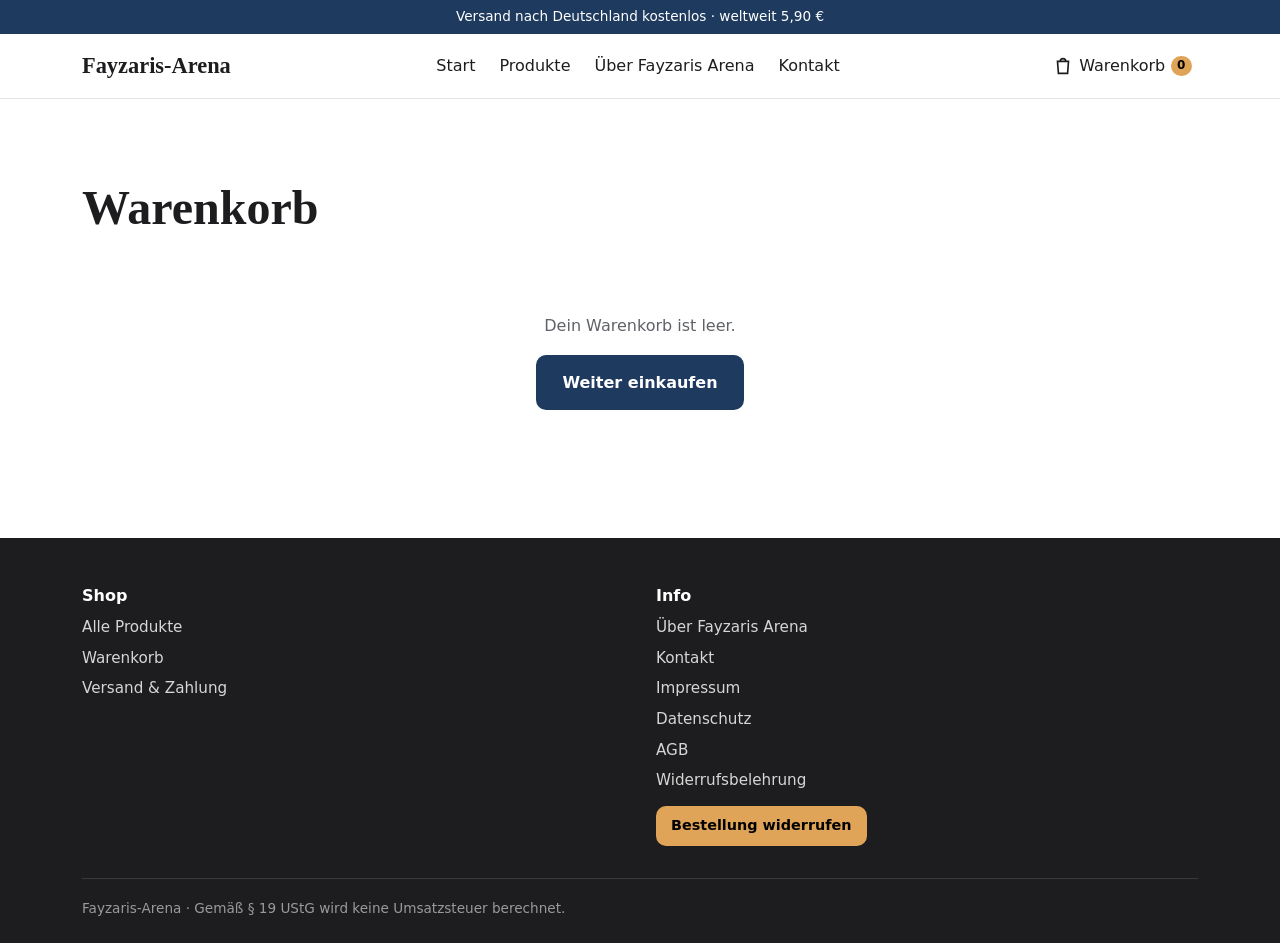
<file: warenkorb.html>
<!doctype html>
<html lang="de">
<head>
  <meta charset="utf-8">
  <meta name="viewport" content="width=device-width, initial-scale=1">
  <title>Warenkorb – Fayzaris-Arena</title>
  <link rel="icon" href="data:image/svg+xml,<svg xmlns='http://www.w3.org/2000/svg' viewBox='0 0 32 32'><rect width='32' height='32' rx='8' fill='%231f3a5f'/></svg>">
  <link rel="stylesheet" href="assets/css/style.css">
  <script src="assets/js/daten.js" defer></script>
  <script src="assets/js/shop.js" defer></script>
</head>
<body>
  <div id="kopf"></div>

  <main>
    <section class="abschnitt">
      <div class="container">
        <h1>Warenkorb</h1>
        <div data-warenkorb></div>
      </div>
    </section>
  </main>

  <div id="fuss"></div>
</body>
</html>
</file>
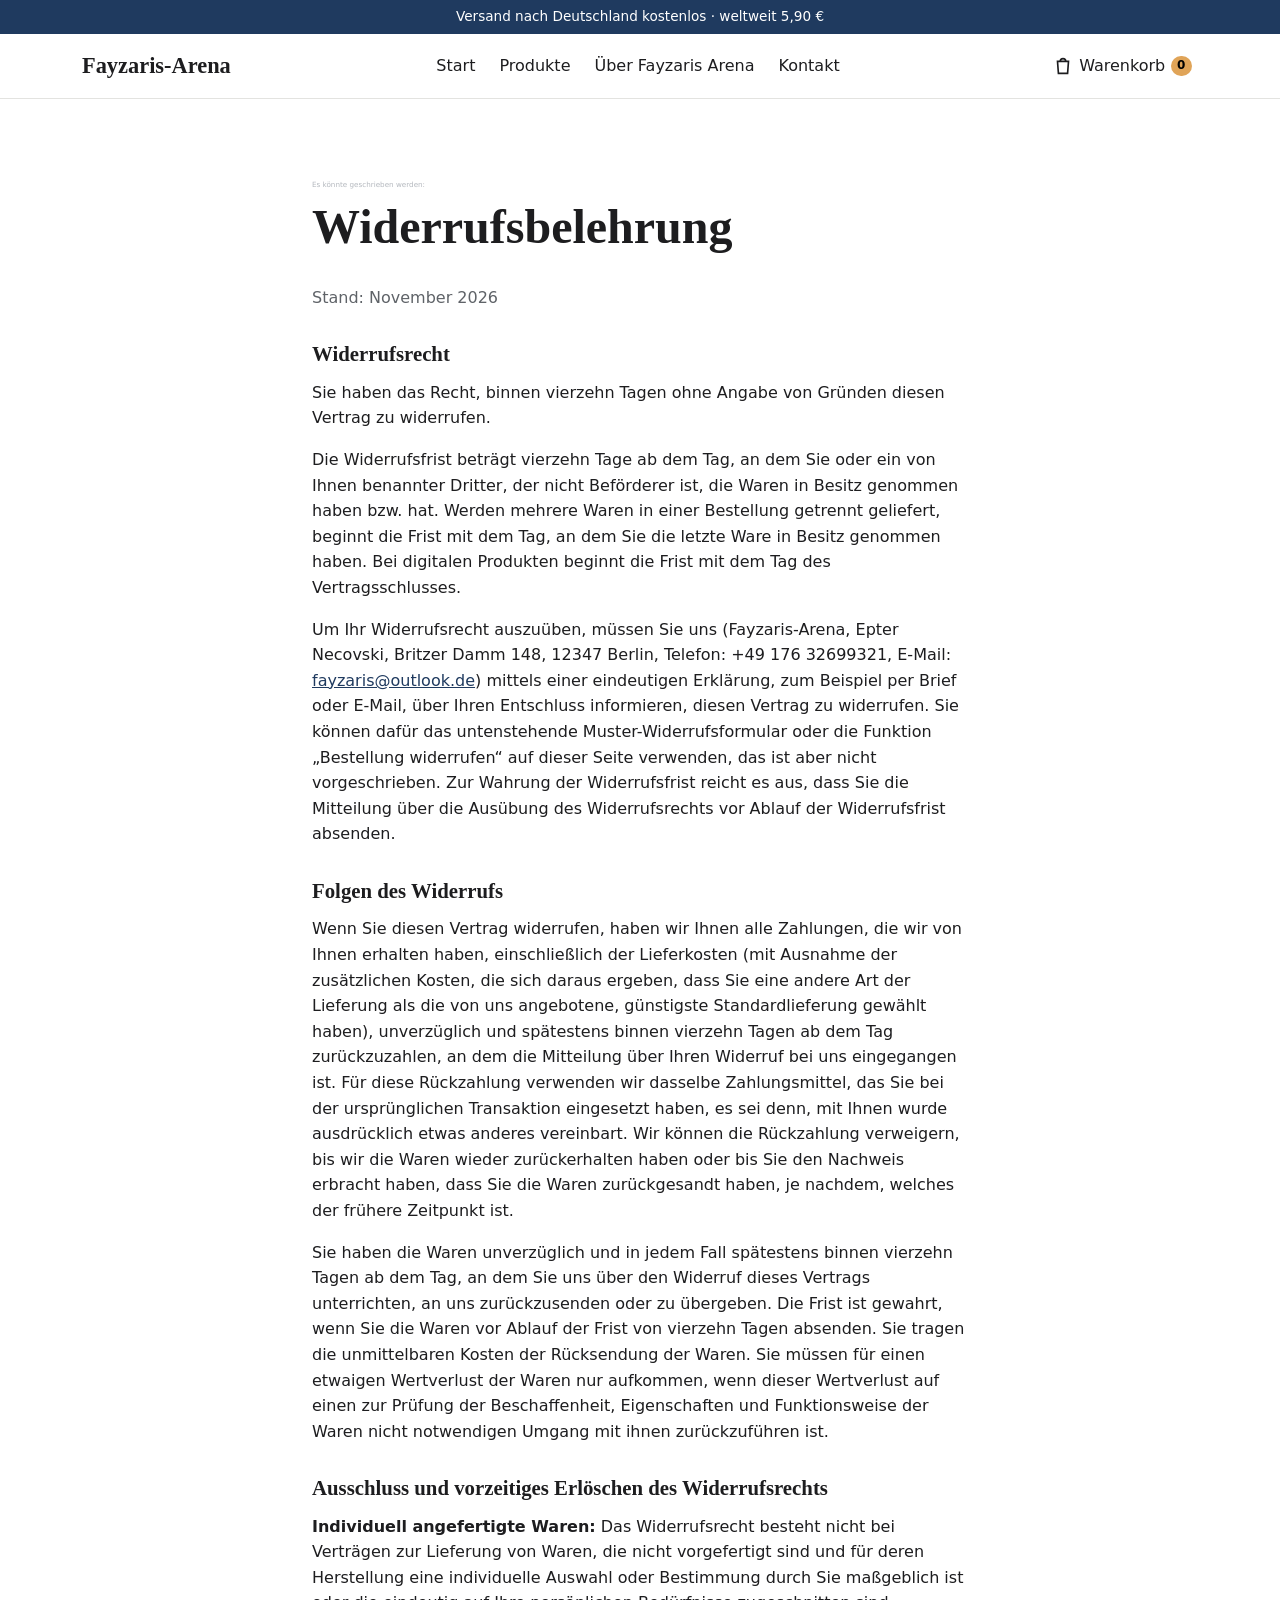
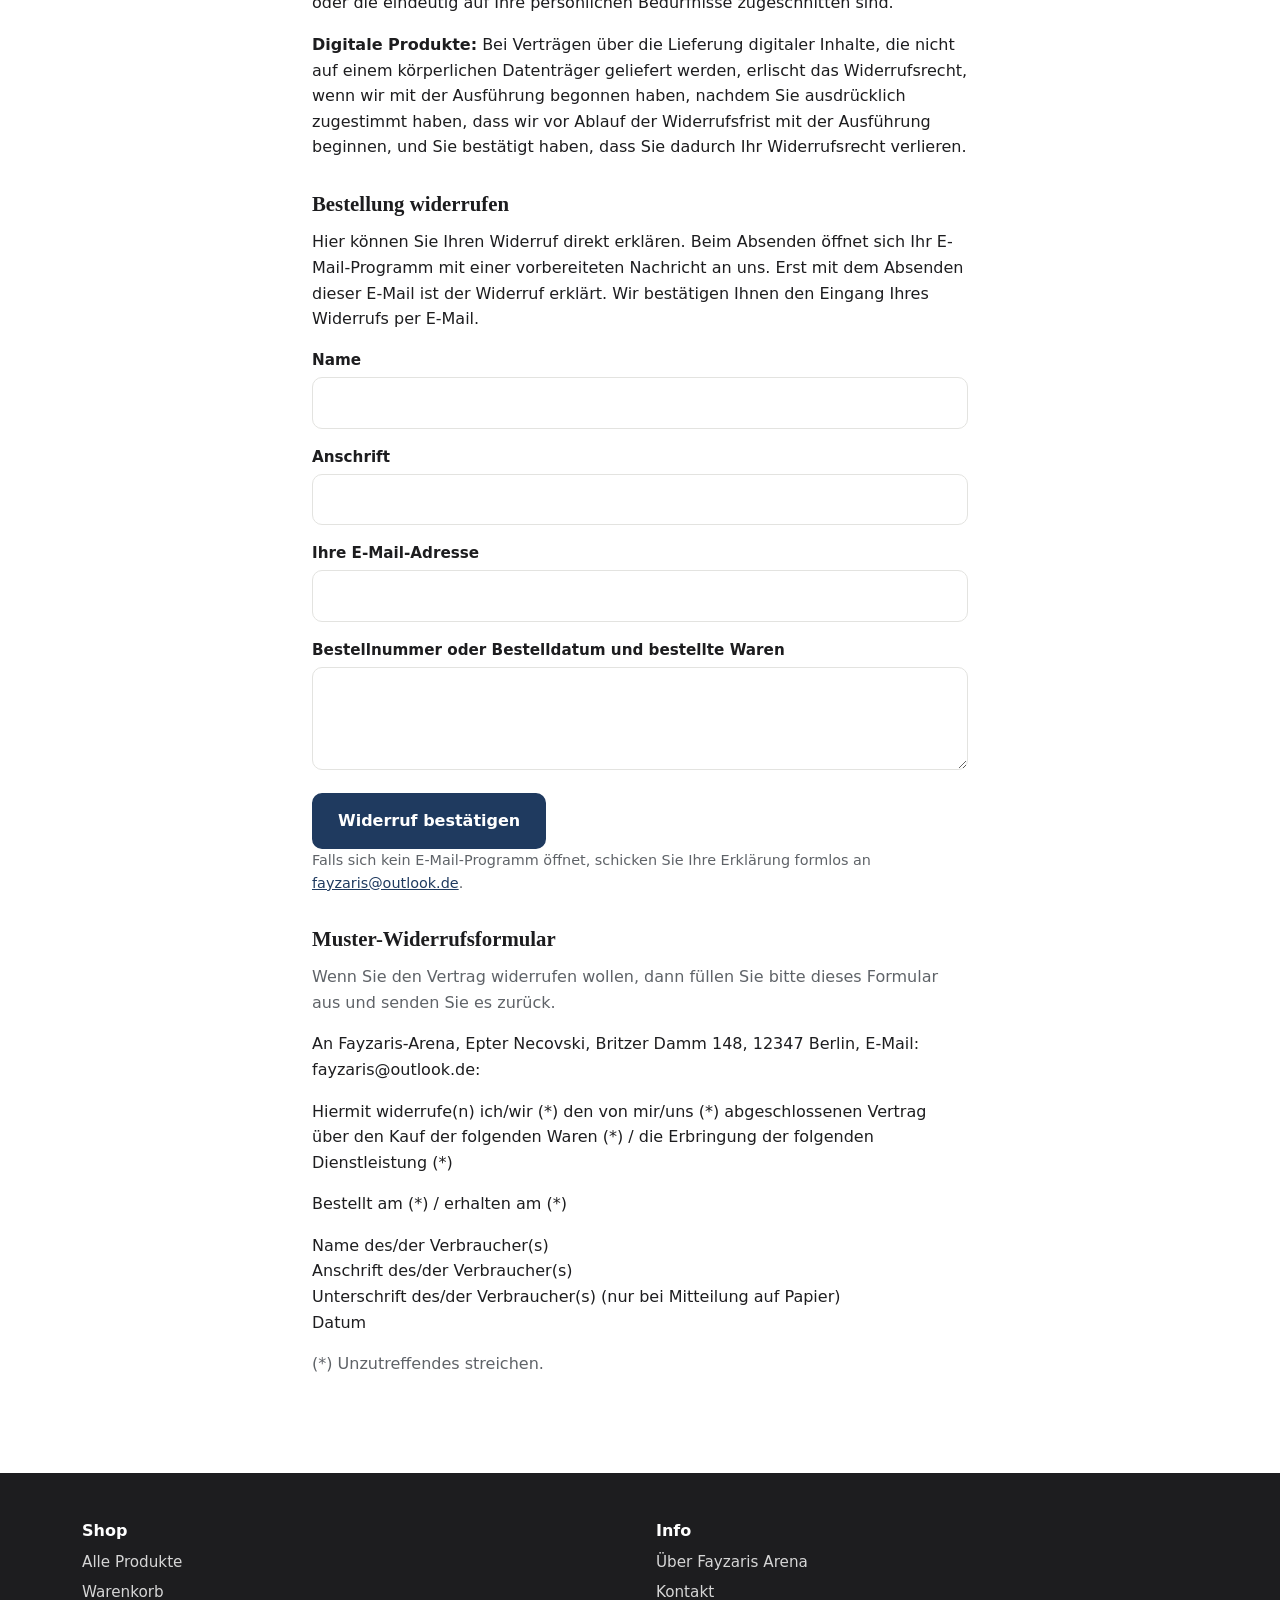
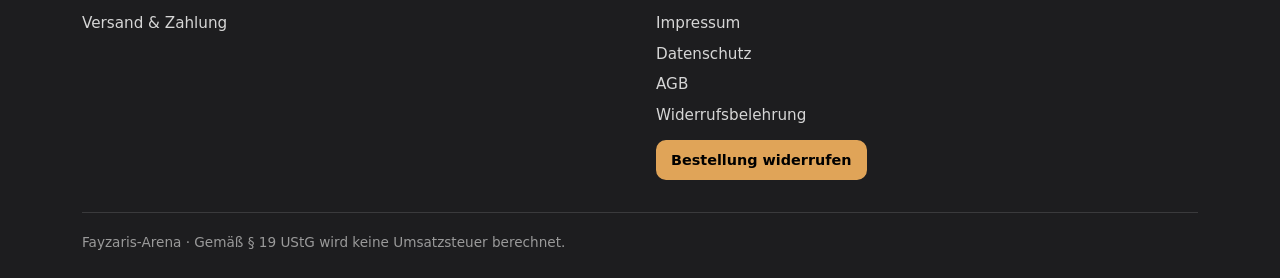
<file: widerruf.html>
<!doctype html>
<html lang="de">
<head>
  <meta charset="utf-8">
  <meta name="viewport" content="width=device-width, initial-scale=1">
  <title>Widerrufsbelehrung – Fayzaris-Arena</title>
  <meta name="robots" content="noindex">
  <link rel="icon" href="data:image/svg+xml,<svg xmlns='http://www.w3.org/2000/svg' viewBox='0 0 32 32'><rect width='32' height='32' rx='8' fill='%231f3a5f'/></svg>">
  <link rel="stylesheet" href="assets/css/style.css">
  <script src="assets/js/daten.js" defer></script>
  <script src="assets/js/shop.js" defer></script>
</head>
<body>
  <div id="kopf"></div>

  <main>
    <section class="abschnitt">
      <div class="container schmal rechtstext">
        <p style="font-size:.45rem;color:#b4b8be;margin:0 0 .5rem">Es könnte geschrieben werden:</p>
        <h1>Widerrufsbelehrung</h1>
        <p class="leise">Stand: November 2026</p>

        <h2>Widerrufsrecht</h2>
        <p>Sie haben das Recht, binnen vierzehn Tagen ohne Angabe von Gründen diesen Vertrag zu widerrufen.</p>
        <p>Die Widerrufsfrist beträgt vierzehn Tage ab dem Tag, an dem Sie oder ein von Ihnen benannter Dritter, der nicht Beförderer ist, die Waren in Besitz genommen haben bzw. hat. Werden mehrere Waren in einer Bestellung getrennt geliefert, beginnt die Frist mit dem Tag, an dem Sie die letzte Ware in Besitz genommen haben. Bei digitalen Produkten beginnt die Frist mit dem Tag des Vertragsschlusses.</p>
        <p>Um Ihr Widerrufsrecht auszuüben, müssen Sie uns (Fayzaris-Arena, Epter Necovski, Britzer Damm 148, 12347 Berlin, Telefon: +49 176 32699321, E-Mail: <a href="mailto:fayzaris@outlook.de">fayzaris@outlook.de</a>) mittels einer eindeutigen Erklärung, zum Beispiel per Brief oder E-Mail, über Ihren Entschluss informieren, diesen Vertrag zu widerrufen. Sie können dafür das untenstehende Muster-Widerrufsformular oder die Funktion „Bestellung widerrufen“ auf dieser Seite verwenden, das ist aber nicht vorgeschrieben. Zur Wahrung der Widerrufsfrist reicht es aus, dass Sie die Mitteilung über die Ausübung des Widerrufsrechts vor Ablauf der Widerrufsfrist absenden.</p>

        <h2>Folgen des Widerrufs</h2>
        <p>Wenn Sie diesen Vertrag widerrufen, haben wir Ihnen alle Zahlungen, die wir von Ihnen erhalten haben, einschließlich der Lieferkosten (mit Ausnahme der zusätzlichen Kosten, die sich daraus ergeben, dass Sie eine andere Art der Lieferung als die von uns angebotene, günstigste Standardlieferung gewählt haben), unverzüglich und spätestens binnen vierzehn Tagen ab dem Tag zurückzuzahlen, an dem die Mitteilung über Ihren Widerruf bei uns eingegangen ist. Für diese Rückzahlung verwenden wir dasselbe Zahlungsmittel, das Sie bei der ursprünglichen Transaktion eingesetzt haben, es sei denn, mit Ihnen wurde ausdrücklich etwas anderes vereinbart. Wir können die Rückzahlung verweigern, bis wir die Waren wieder zurückerhalten haben oder bis Sie den Nachweis erbracht haben, dass Sie die Waren zurückgesandt haben, je nachdem, welches der frühere Zeitpunkt ist.</p>
        <p>Sie haben die Waren unverzüglich und in jedem Fall spätestens binnen vierzehn Tagen ab dem Tag, an dem Sie uns über den Widerruf dieses Vertrags unterrichten, an uns zurückzusenden oder zu übergeben. Die Frist ist gewahrt, wenn Sie die Waren vor Ablauf der Frist von vierzehn Tagen absenden. Sie tragen die unmittelbaren Kosten der Rücksendung der Waren. Sie müssen für einen etwaigen Wertverlust der Waren nur aufkommen, wenn dieser Wertverlust auf einen zur Prüfung der Beschaffenheit, Eigenschaften und Funktionsweise der Waren nicht notwendigen Umgang mit ihnen zurückzuführen ist.</p>

        <h2>Ausschluss und vorzeitiges Erlöschen des Widerrufsrechts</h2>
        <p><strong>Individuell angefertigte Waren:</strong> Das Widerrufsrecht besteht nicht bei Verträgen zur Lieferung von Waren, die nicht vorgefertigt sind und für deren Herstellung eine individuelle Auswahl oder Bestimmung durch Sie maßgeblich ist oder die eindeutig auf Ihre persönlichen Bedürfnisse zugeschnitten sind.</p>
        <p><strong>Digitale Produkte:</strong> Bei Verträgen über die Lieferung digitaler Inhalte, die nicht auf einem körperlichen Datenträger geliefert werden, erlischt das Widerrufsrecht, wenn wir mit der Ausführung begonnen haben, nachdem Sie ausdrücklich zugestimmt haben, dass wir vor Ablauf der Widerrufsfrist mit der Ausführung beginnen, und Sie bestätigt haben, dass Sie dadurch Ihr Widerrufsrecht verlieren.</p>

        <h2 id="widerrufen">Bestellung widerrufen</h2>
        <p>Hier können Sie Ihren Widerruf direkt erklären. Beim Absenden öffnet sich Ihr E-Mail-Programm mit einer vorbereiteten Nachricht an uns. Erst mit dem Absenden dieser E-Mail ist der Widerruf erklärt. Wir bestätigen Ihnen den Eingang Ihres Widerrufs per E-Mail.</p>
        <form class="formular" id="widerrufsform">
          <div><label for="w-name">Name</label><input id="w-name" autocomplete="name" required></div>
          <div><label for="w-anschrift">Anschrift</label><input id="w-anschrift" autocomplete="street-address" required></div>
          <div><label for="w-email">Ihre E-Mail-Adresse</label><input id="w-email" type="email" autocomplete="email" required></div>
          <div><label for="w-bestellung">Bestellnummer oder Bestelldatum und bestellte Waren</label><textarea id="w-bestellung" rows="3" required></textarea></div>
          <div><button class="btn" type="submit">Widerruf bestätigen</button></div>
        </form>
        <p class="leise" style="font-size:.9rem">Falls sich kein E-Mail-Programm öffnet, schicken Sie Ihre Erklärung formlos an <a data-shop-email href="mailto:fayzaris@outlook.de">fayzaris@outlook.de</a>.</p>

        <h2>Muster-Widerrufsformular</h2>
        <p class="leise">Wenn Sie den Vertrag widerrufen wollen, dann füllen Sie bitte dieses Formular aus und senden Sie es zurück.</p>
        <p>An Fayzaris-Arena, Epter Necovski, Britzer Damm 148, 12347 Berlin, E-Mail: fayzaris@outlook.de:</p>
        <p>Hiermit widerrufe(n) ich/wir (*) den von mir/uns (*) abgeschlossenen Vertrag über den Kauf der folgenden Waren (*) / die Erbringung der folgenden Dienstleistung (*)</p>
        <p>Bestellt am (*) / erhalten am (*)</p>
        <p>Name des/der Verbraucher(s)<br>Anschrift des/der Verbraucher(s)<br>Unterschrift des/der Verbraucher(s) (nur bei Mitteilung auf Papier)<br>Datum</p>
        <p class="leise">(*) Unzutreffendes streichen.</p>
      </div>
    </section>
  </main>

  <div id="fuss"></div>

  <script>
    document.getElementById("widerrufsform").addEventListener("submit", function (e) {
      e.preventDefault();
      var v = function (id) { return document.getElementById(id).value; };
      var text = [
        "Hiermit widerrufe ich den von mir abgeschlossenen Vertrag.",
        "",
        "Name: " + v("w-name"),
        "Anschrift: " + v("w-anschrift"),
        "E-Mail: " + v("w-email"),
        "Bestellung: " + v("w-bestellung"),
        "Datum: " + new Date().toLocaleDateString("de-DE")
      ].join("\n");
      location.href = "mailto:" + SHOP.email + "?subject=" + encodeURIComponent("Widerruf") + "&body=" + encodeURIComponent(text);
    });
  </script>
</body>
</html>
</file>
<file: assets/css/style.css>
/* =========================================================
   ZENTRALE EINSTELLUNGEN – Farben, Schriften, Abstände
   Hier ändern, und die ganze Seite passt sich an.
   ========================================================= */
:root {
  /* Farben */
  --farbe-primaer: #1f3a5f;        /* Buttons, Links, Akzente */
  --farbe-primaer-hover: #162a45;
  --farbe-akzent: #e0a458;         /* kleine Hervorhebungen, Badges */
  --farbe-text: #1d1d1f;
  --farbe-text-leise: #5f6368;
  --farbe-hintergrund: #ffffff;
  --farbe-flaeche: #f5f5f3;        /* Karten, Abschnitte */
  --farbe-rand: #e3e3e0;
  --farbe-auf-primaer: #ffffff;    /* Text auf Primärfarbe */

  /* Schriften (Systemschriften: schnell, ohne externe Server, DSGVO-freundlich) */
  --schrift-text: system-ui, -apple-system, "Segoe UI", Roboto, "Helvetica Neue", Arial, sans-serif;
  --schrift-titel: Georgia, "Times New Roman", serif;
  --schriftgroesse-basis: 1rem;

  /* Form & Abstand */
  --radius: 10px;
  --max-breite: 1180px;
  --abstand: clamp(1rem, 3vw, 2rem);
  --schatten: 0 2px 10px rgba(0, 0, 0, 0.06);
}

/* ---------- Grundlagen ---------- */
*, *::before, *::after { box-sizing: border-box; }
html { -webkit-text-size-adjust: 100%; }
body {
  margin: 0;
  font-family: var(--schrift-text);
  font-size: var(--schriftgroesse-basis);
  line-height: 1.6;
  color: var(--farbe-text);
  background: var(--farbe-hintergrund);
  display: flex;
  flex-direction: column;
  min-height: 100vh;
}
main { flex: 1; }
img, svg { max-width: 100%; display: block; }
a { color: var(--farbe-primaer); }
h1, h2, h3 { font-family: var(--schrift-titel); line-height: 1.2; margin: 0 0 .6em; font-weight: 600; }
h1 { font-size: clamp(1.8rem, 5vw, 3rem); }
h2 { font-size: clamp(1.4rem, 3.5vw, 2rem); }
h3 { font-size: 1.15rem; }
p { margin: 0 0 1em; }

.container { width: 100%; max-width: var(--max-breite); margin: 0 auto; padding: 0 var(--abstand); }
.abschnitt { padding: clamp(2.5rem, 7vw, 5rem) 0; }
.abschnitt--flaeche { background: var(--farbe-flaeche); }
.leise { color: var(--farbe-text-leise); }
.text-mitte { text-align: center; }
.schmal { max-width: 720px; }

/* ---------- Buttons ---------- */
.btn {
  display: inline-block;
  padding: .8em 1.5em;
  border-radius: var(--radius);
  border: 2px solid var(--farbe-primaer);
  background: var(--farbe-primaer);
  color: var(--farbe-auf-primaer);
  font: inherit;
  font-weight: 600;
  text-decoration: none;
  cursor: pointer;
  transition: background .2s, color .2s;
}
.btn:hover { background: var(--farbe-primaer-hover); border-color: var(--farbe-primaer-hover); }
.btn--rahmen { background: transparent; color: var(--farbe-primaer); }
.btn--rahmen:hover { background: var(--farbe-primaer); color: var(--farbe-auf-primaer); }
.btn--klein { padding: .45em .9em; font-size: .9rem; }
.btn[disabled] { opacity: .5; cursor: not-allowed; }

/* ---------- Kopfzeile ---------- */
.ankuendigung {
  background: var(--farbe-primaer);
  color: var(--farbe-auf-primaer);
  text-align: center;
  font-size: .85rem;
  padding: .45em 1em;
}
.kopf {
  position: sticky; top: 0; z-index: 50;
  background: var(--farbe-hintergrund);
  border-bottom: 1px solid var(--farbe-rand);
}
.kopf__innen { display: flex; align-items: center; justify-content: space-between; gap: 1rem; height: 64px; }
.logo { font-family: var(--schrift-titel); font-size: 1.4rem; font-weight: 700; color: var(--farbe-text); text-decoration: none; }
.nav { display: flex; gap: 1.5rem; }
.nav a { color: var(--farbe-text); text-decoration: none; font-weight: 500; }
.nav a:hover, .nav a[aria-current="page"] { color: var(--farbe-primaer); text-decoration: underline; text-underline-offset: 6px; }
.kopf__aktionen { display: flex; align-items: center; gap: .5rem; }
.warenkorb-link {
  position: relative; display: inline-flex; align-items: center; gap: .35rem;
  color: var(--farbe-text); text-decoration: none; padding: .4rem; font-weight: 500;
}
.warenkorb-zahl {
  min-width: 1.3rem; height: 1.3rem; padding: 0 .3rem; border-radius: 1rem;
  background: var(--farbe-akzent); color: #000; font-size: .75rem; font-weight: 700;
  display: inline-flex; align-items: center; justify-content: center;
}
.menue-knopf { display: none; background: none; border: 0; padding: .4rem; cursor: pointer; color: var(--farbe-text); }

@media (max-width: 760px) {
  .menue-knopf { display: inline-flex; }
  .nav {
    display: none;
    position: absolute; left: 0; right: 0; top: 100%;
    flex-direction: column; gap: 0;
    background: var(--farbe-hintergrund);
    border-bottom: 1px solid var(--farbe-rand);
    box-shadow: var(--schatten);
  }
  .nav.offen { display: flex; }
  .nav a { padding: .9rem var(--abstand); border-top: 1px solid var(--farbe-rand); }
  .warenkorb-link .text { display: none; }
}

/* ---------- Hero ---------- */
.hero {
  background: linear-gradient(135deg, var(--farbe-flaeche) 0%, var(--farbe-hintergrund) 100%);
  padding: clamp(3rem, 10vw, 7rem) 0;
}
.hero__innen { display: grid; grid-template-columns: 1.1fr 1fr; gap: 3rem; align-items: center; }
.hero p { font-size: 1.15rem; color: var(--farbe-text-leise); max-width: 34ch; }
.hero__knoepfe { display: flex; flex-wrap: wrap; gap: .75rem; margin-top: 1.5rem; }
.hero__bild { border-radius: calc(var(--radius) * 2); overflow: hidden; aspect-ratio: 4 / 3; }
@media (max-width: 760px) {
  .hero__innen { grid-template-columns: 1fr; gap: 2rem; }
}

/* ---------- Vorteile ---------- */
.vorteile { display: grid; grid-template-columns: repeat(auto-fit, minmax(200px, 1fr)); gap: 1.5rem; }
.vorteil { text-align: center; padding: 1rem; }
.vorteil__icon { font-size: 1.8rem; margin-bottom: .4rem; }

/* ---------- Produktraster ---------- */
.raster-kopf { display: flex; flex-wrap: wrap; justify-content: space-between; align-items: end; gap: 1rem; margin-bottom: 1.5rem; }
.raster-kopf h2 { margin: 0; }
.filter { display: flex; flex-wrap: wrap; gap: .5rem; }
.filter button {
  font: inherit; font-size: .9rem; padding: .4em 1em; border-radius: 2rem;
  border: 1px solid var(--farbe-rand); background: var(--farbe-hintergrund); cursor: pointer; color: var(--farbe-text);
}
.filter button.aktiv { background: var(--farbe-primaer); border-color: var(--farbe-primaer); color: var(--farbe-auf-primaer); }
.produkt-raster { display: grid; grid-template-columns: repeat(auto-fill, minmax(230px, 1fr)); gap: 1.5rem; }
@media (max-width: 520px) {
  .produkt-raster { grid-template-columns: repeat(2, 1fr); gap: 1rem; }
}
.karte { display: flex; flex-direction: column; text-decoration: none; color: inherit; }
.karte__bild { position: relative; border-radius: var(--radius); overflow: hidden; aspect-ratio: 1; background: var(--farbe-flaeche); }
.karte__bild svg { width: 100%; height: 100%; transition: transform .3s; }
.karte:hover .karte__bild svg { transform: scale(1.04); }
.badge {
  position: absolute; top: .6rem; left: .6rem;
  background: var(--farbe-akzent); color: #000; font-size: .75rem; font-weight: 700;
  padding: .2em .6em; border-radius: .4rem;
}
.karte__name { margin: .7rem 0 .2rem; font-weight: 600; font-family: var(--schrift-text); font-size: 1rem; }
.karte__preis { color: var(--farbe-text-leise); }
.preis-alt { text-decoration: line-through; margin-left: .4rem; font-size: .9em; color: var(--farbe-text-leise); }

/* ---------- Produktseite ---------- */
.brotkrumen { font-size: .9rem; margin: 1.5rem 0; color: var(--farbe-text-leise); }
.brotkrumen a { color: inherit; }
.produkt { display: grid; grid-template-columns: 1fr 1fr; gap: clamp(1.5rem, 5vw, 4rem); padding-bottom: 4rem; }
.produkt__bild { border-radius: var(--radius); overflow: hidden; aspect-ratio: 1; background: var(--farbe-flaeche); }
.produkt__preis { font-size: 1.5rem; font-weight: 600; margin-bottom: 1rem; }
.feld { margin-bottom: 1.2rem; }
.feld label { display: block; font-weight: 600; margin-bottom: .35rem; font-size: .95rem; }
.optionen { display: flex; flex-wrap: wrap; gap: .5rem; }
.optionen button {
  font: inherit; padding: .45em 1em; border: 1px solid var(--farbe-rand); border-radius: var(--radius);
  background: var(--farbe-hintergrund); cursor: pointer; color: var(--farbe-text);
}
.optionen button.aktiv { border-color: var(--farbe-primaer); box-shadow: inset 0 0 0 1px var(--farbe-primaer); }
.menge { display: inline-flex; border: 1px solid var(--farbe-rand); border-radius: var(--radius); overflow: hidden; }
.menge button { width: 2.5rem; border: 0; background: var(--farbe-flaeche); font-size: 1.1rem; cursor: pointer; color: var(--farbe-text); }
.menge input { width: 3rem; border: 0; text-align: center; font: inherit; -moz-appearance: textfield; color: var(--farbe-text); background: var(--farbe-hintergrund); }
.menge input::-webkit-inner-spin-button { -webkit-appearance: none; }
.produkt__details { border-top: 1px solid var(--farbe-rand); margin-top: 2rem; }
.produkt__details details { border-bottom: 1px solid var(--farbe-rand); padding: .9rem 0; }
.produkt__details summary { cursor: pointer; font-weight: 600; }
@media (max-width: 760px) {
  .produkt { grid-template-columns: 1fr; }
}

/* ---------- Warenkorb ---------- */
.wk-layout { display: grid; grid-template-columns: 1fr 320px; gap: 2rem; align-items: start; }
.wk-liste { list-style: none; margin: 0; padding: 0; }
.wk-posten { display: grid; grid-template-columns: 88px 1fr auto; gap: 1rem; padding: 1rem 0; border-bottom: 1px solid var(--farbe-rand); align-items: center; }
.wk-posten__bild { border-radius: var(--radius); overflow: hidden; aspect-ratio: 1; }
.wk-posten__name { font-weight: 600; text-decoration: none; color: inherit; }
.wk-posten__aktionen { display: flex; align-items: center; gap: .75rem; margin-top: .4rem; flex-wrap: wrap; }
.link-knopf { background: none; border: 0; padding: 0; color: var(--farbe-text-leise); text-decoration: underline; cursor: pointer; font: inherit; font-size: .9rem; }
.wk-summe { background: var(--farbe-flaeche); border-radius: var(--radius); padding: 1.5rem; position: sticky; top: 84px; }
.wk-zeile { display: flex; justify-content: space-between; margin-bottom: .5rem; }
.wk-zeile--gesamt { font-weight: 700; font-size: 1.15rem; border-top: 1px solid var(--farbe-rand); padding-top: .75rem; margin-top: .75rem; }
.hinweis { background: #fff7e8; border: 1px solid var(--farbe-akzent); border-radius: var(--radius); padding: .8rem 1rem; font-size: .9rem; margin: 1rem 0; color: #5a4100; }
@media (max-width: 860px) {
  .wk-layout { grid-template-columns: 1fr; }
  .wk-summe { position: static; }
}
@media (max-width: 420px) {
  .wk-posten { grid-template-columns: 64px 1fr; }
  .wk-posten__preis { grid-column: 2; }
}

/* ---------- Formulare ---------- */
.formular { display: grid; gap: 1rem; }
.formular input, .formular textarea, .formular select {
  width: 100%; font: inherit; padding: .75em .9em;
  border: 1px solid var(--farbe-rand); border-radius: var(--radius);
  background: var(--farbe-hintergrund); color: var(--farbe-text);
}
.formular input:focus, .formular textarea:focus { outline: 2px solid var(--farbe-primaer); outline-offset: 1px; }
.formular label { font-weight: 600; font-size: .95rem; display: block; margin-bottom: .3rem; }
.zwei-spalten { display: grid; grid-template-columns: 1fr 1fr; gap: 2.5rem; }
@media (max-width: 760px) { .zwei-spalten { grid-template-columns: 1fr; } }

/* ---------- Newsletter ---------- */
.newsletter { display: flex; gap: .5rem; max-width: 460px; margin: 1.5rem auto 0; }
.newsletter input { flex: 1; min-width: 0; font: inherit; padding: .75em .9em; border: 1px solid var(--farbe-rand); border-radius: var(--radius); }
@media (max-width: 420px) { .newsletter { flex-direction: column; } }

/* ---------- Fußzeile ---------- */
.fuss { background: var(--farbe-text); color: #d6d6d6; padding: 3rem 0 1.5rem; margin-top: auto; font-size: .95rem; }
.fuss a { color: #d6d6d6; text-decoration: none; }
.fuss a:hover { color: #fff; text-decoration: underline; }
.fuss__raster { display: grid; grid-template-columns: 2fr 1fr 1fr; gap: 2rem; }
.fuss h3 { color: #fff; font-family: var(--schrift-text); font-size: 1rem; }
.fuss ul { list-style: none; margin: 0; padding: 0; display: grid; gap: .4rem; }
.fuss__unten { border-top: 1px solid #3a3a3c; margin-top: 2rem; padding-top: 1.2rem; font-size: .85rem; color: #9a9a9a; }
@media (max-width: 760px) { .fuss__raster { grid-template-columns: 1fr 1fr; } .fuss__raster > :first-child { grid-column: 1 / -1; } }

/* ---------- Meldung (Toast) ---------- */
.toast {
  position: fixed; left: 50%; bottom: 1.5rem; transform: translate(-50%, 150%);
  background: var(--farbe-text); color: #fff; padding: .8rem 1.2rem; border-radius: var(--radius);
  box-shadow: var(--schatten); transition: transform .3s; z-index: 100; max-width: calc(100% - 2rem);
}
.toast.sichtbar { transform: translate(-50%, 0); }

/* ---------- Rechtstexte ---------- */
.rechtstext h2 { font-size: 1.3rem; margin-top: 2rem; }
</file>
